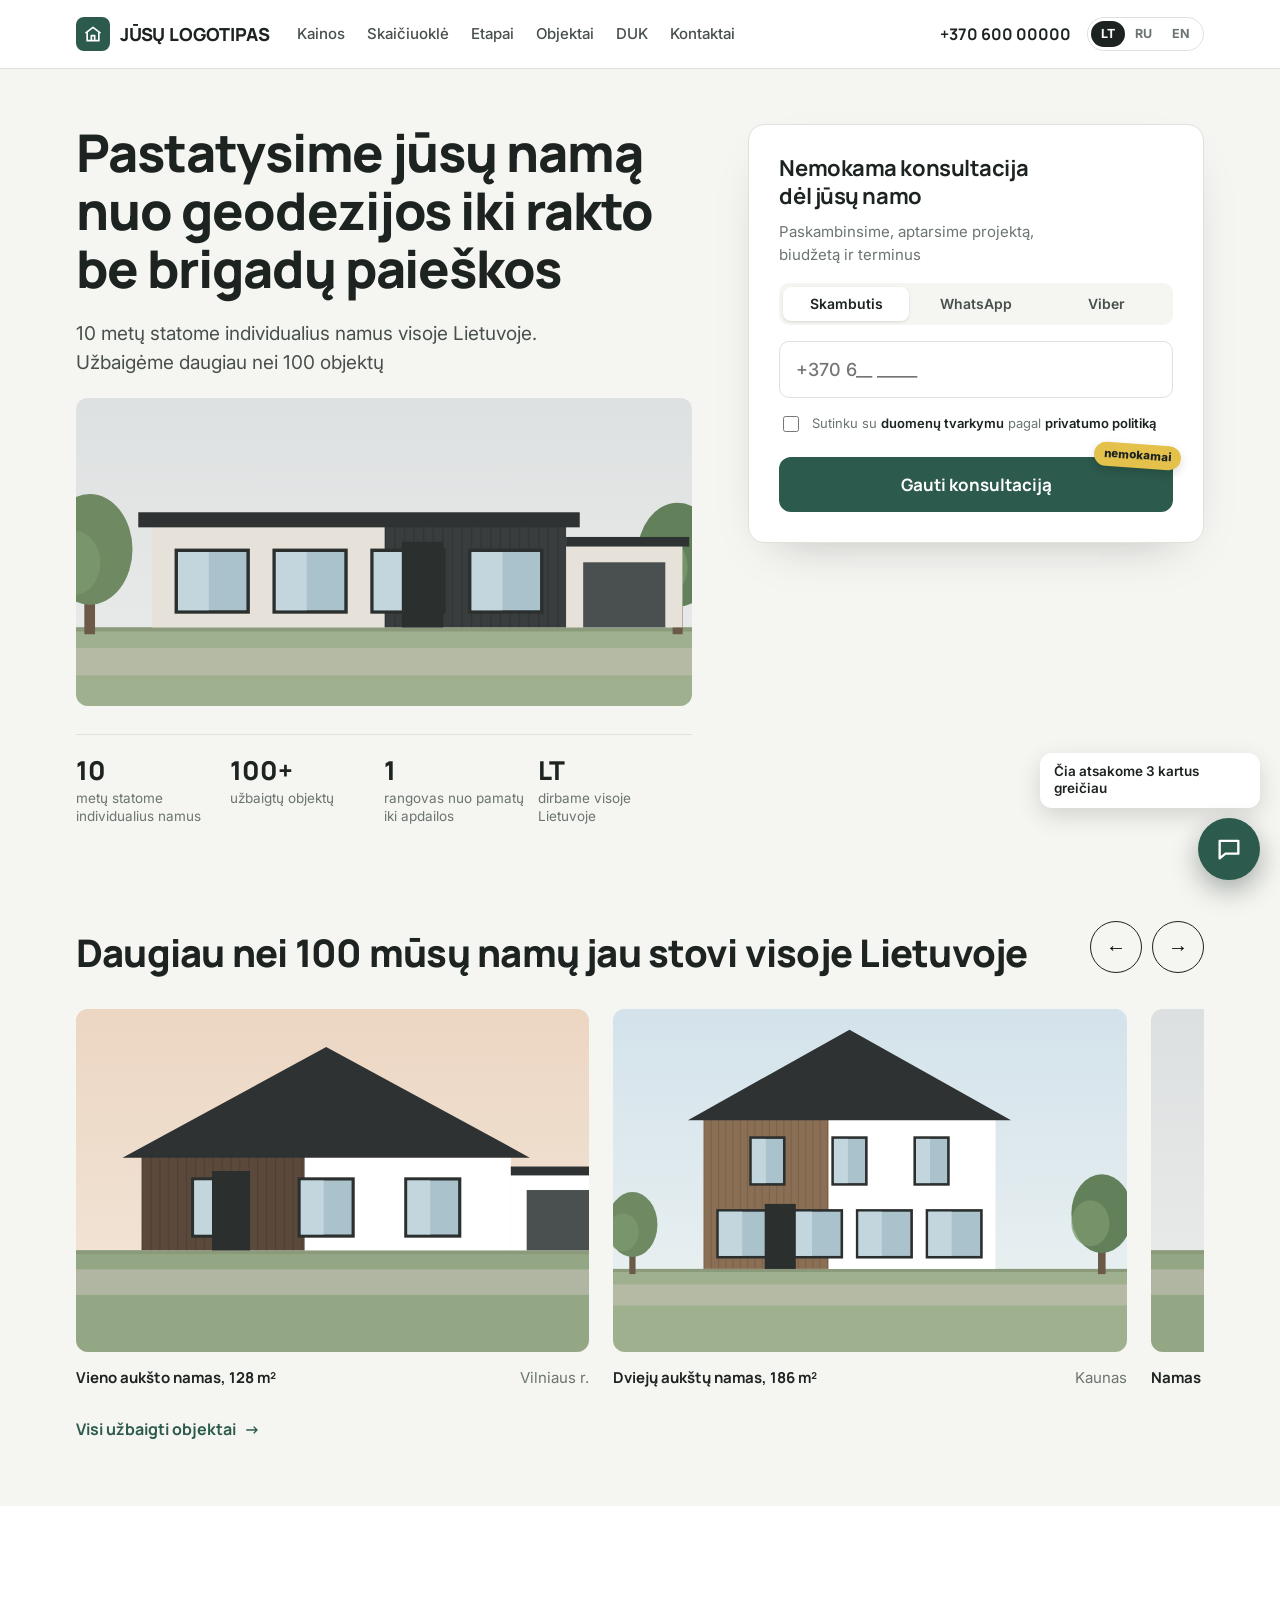
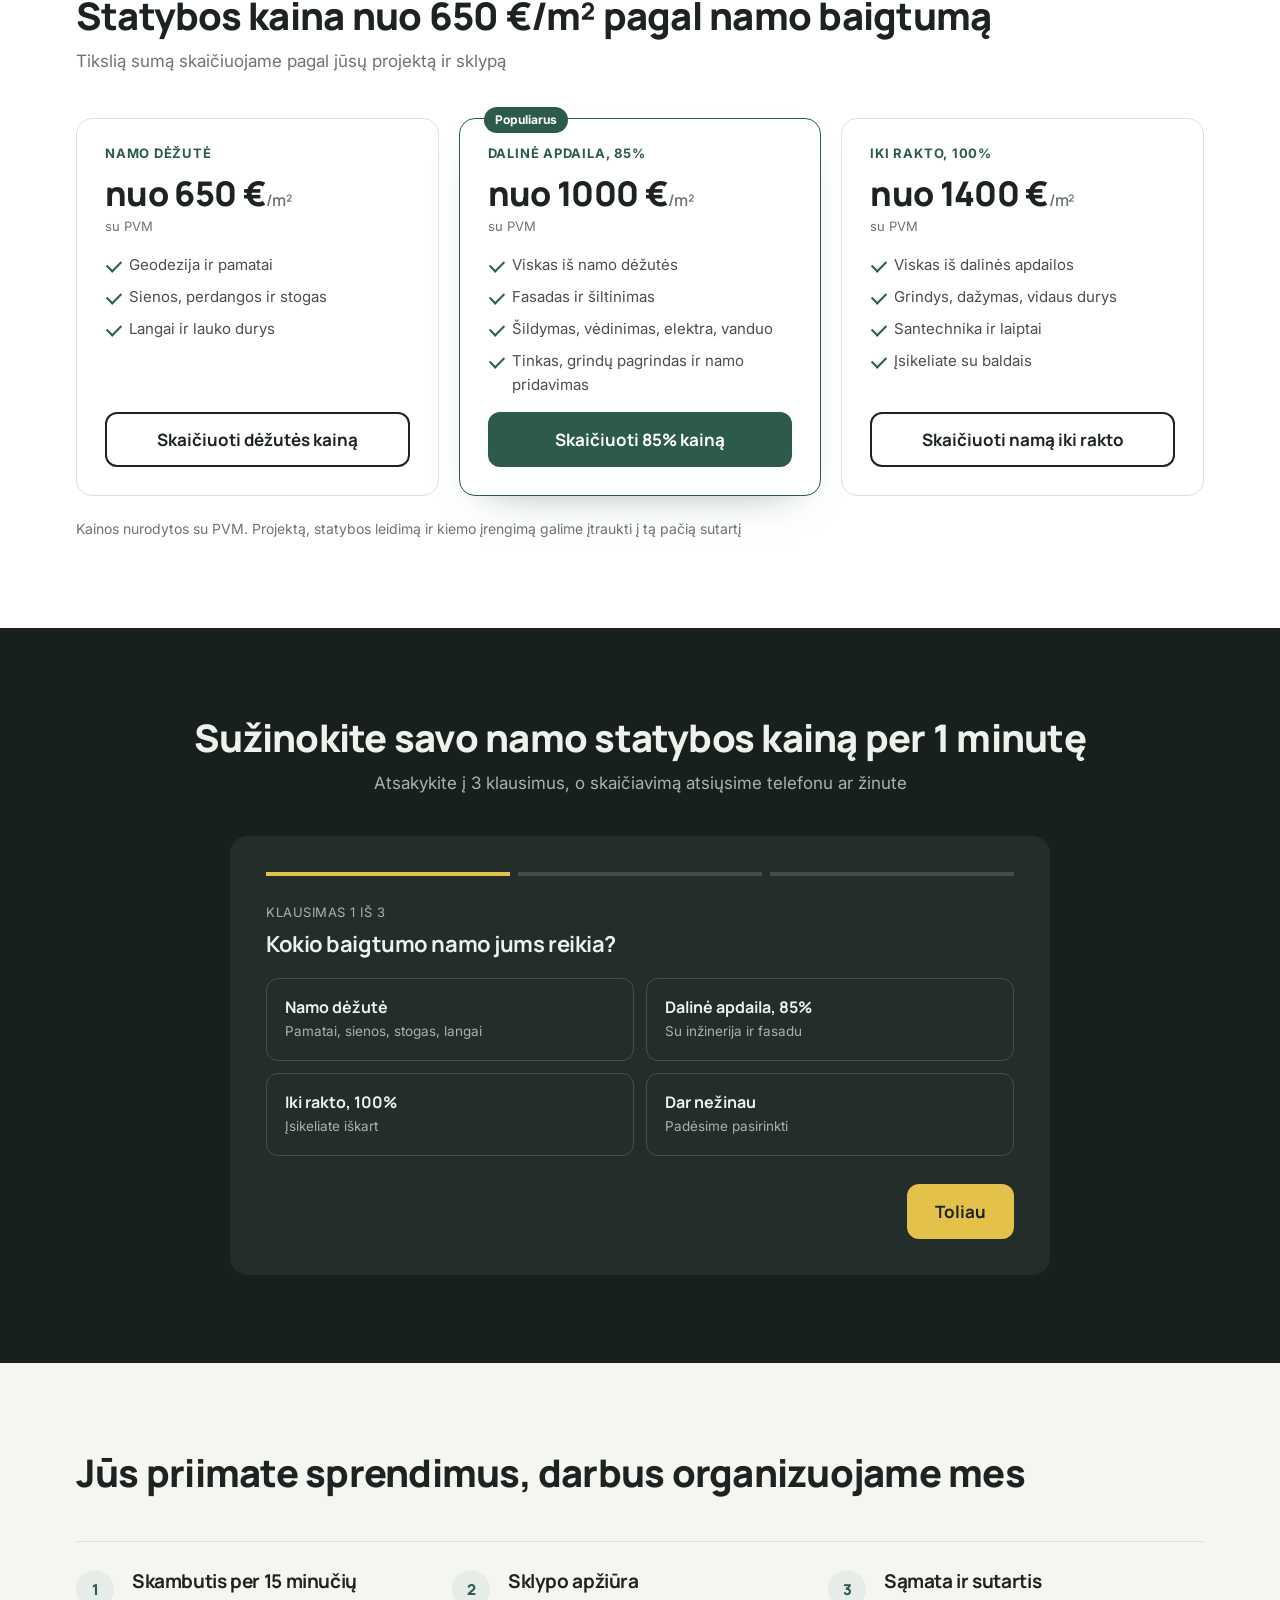
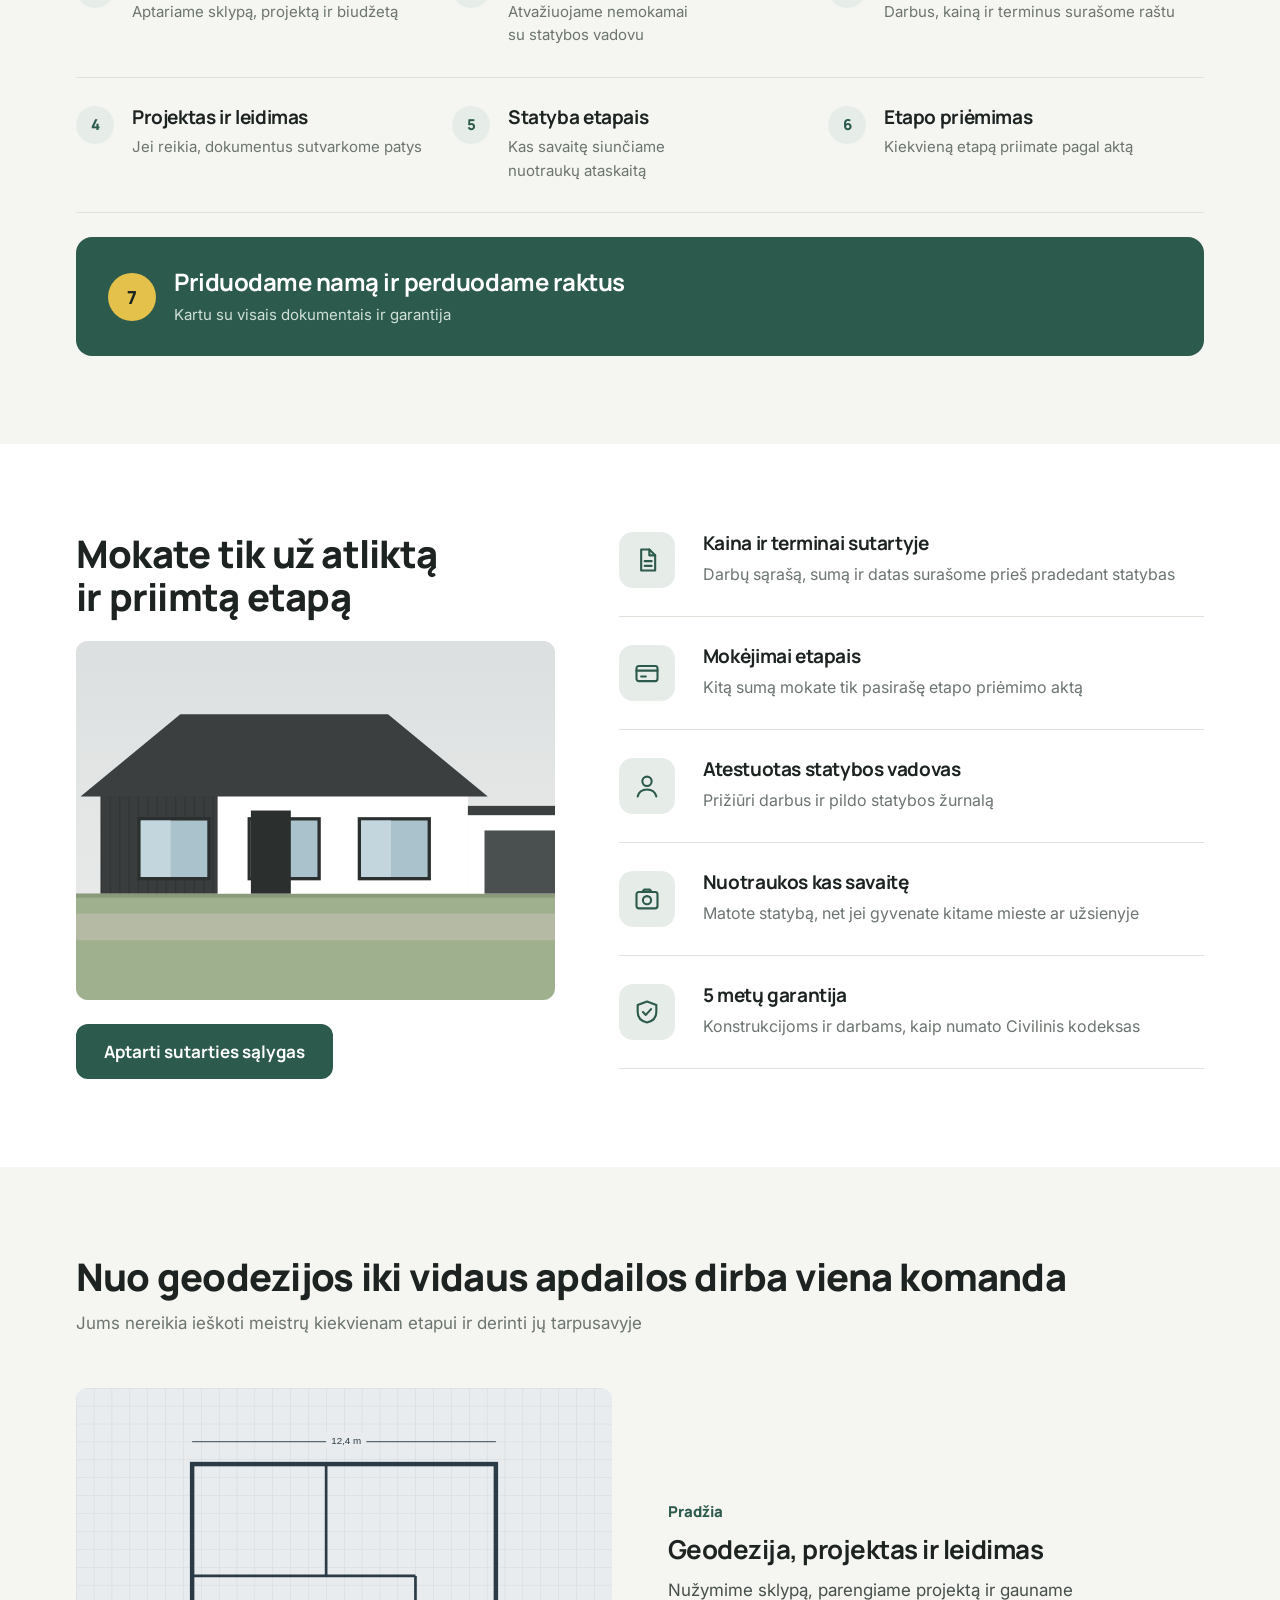
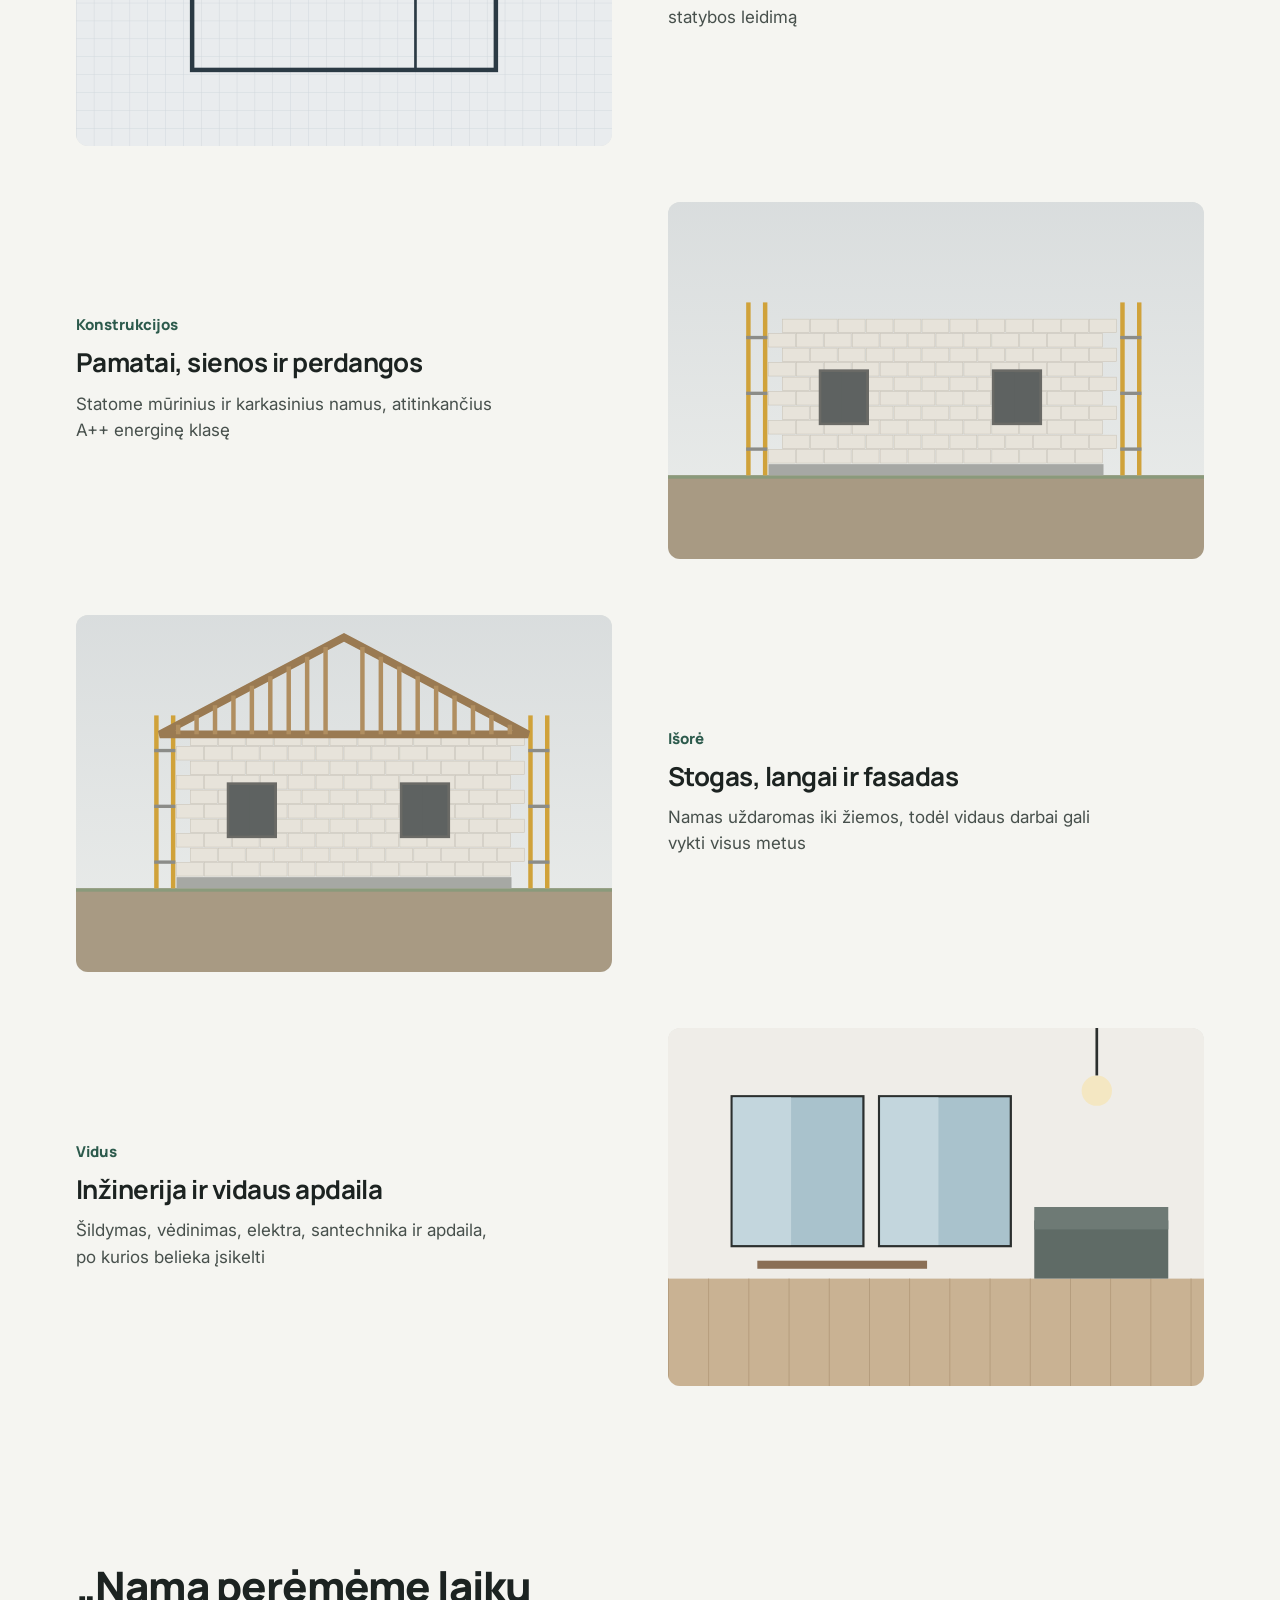
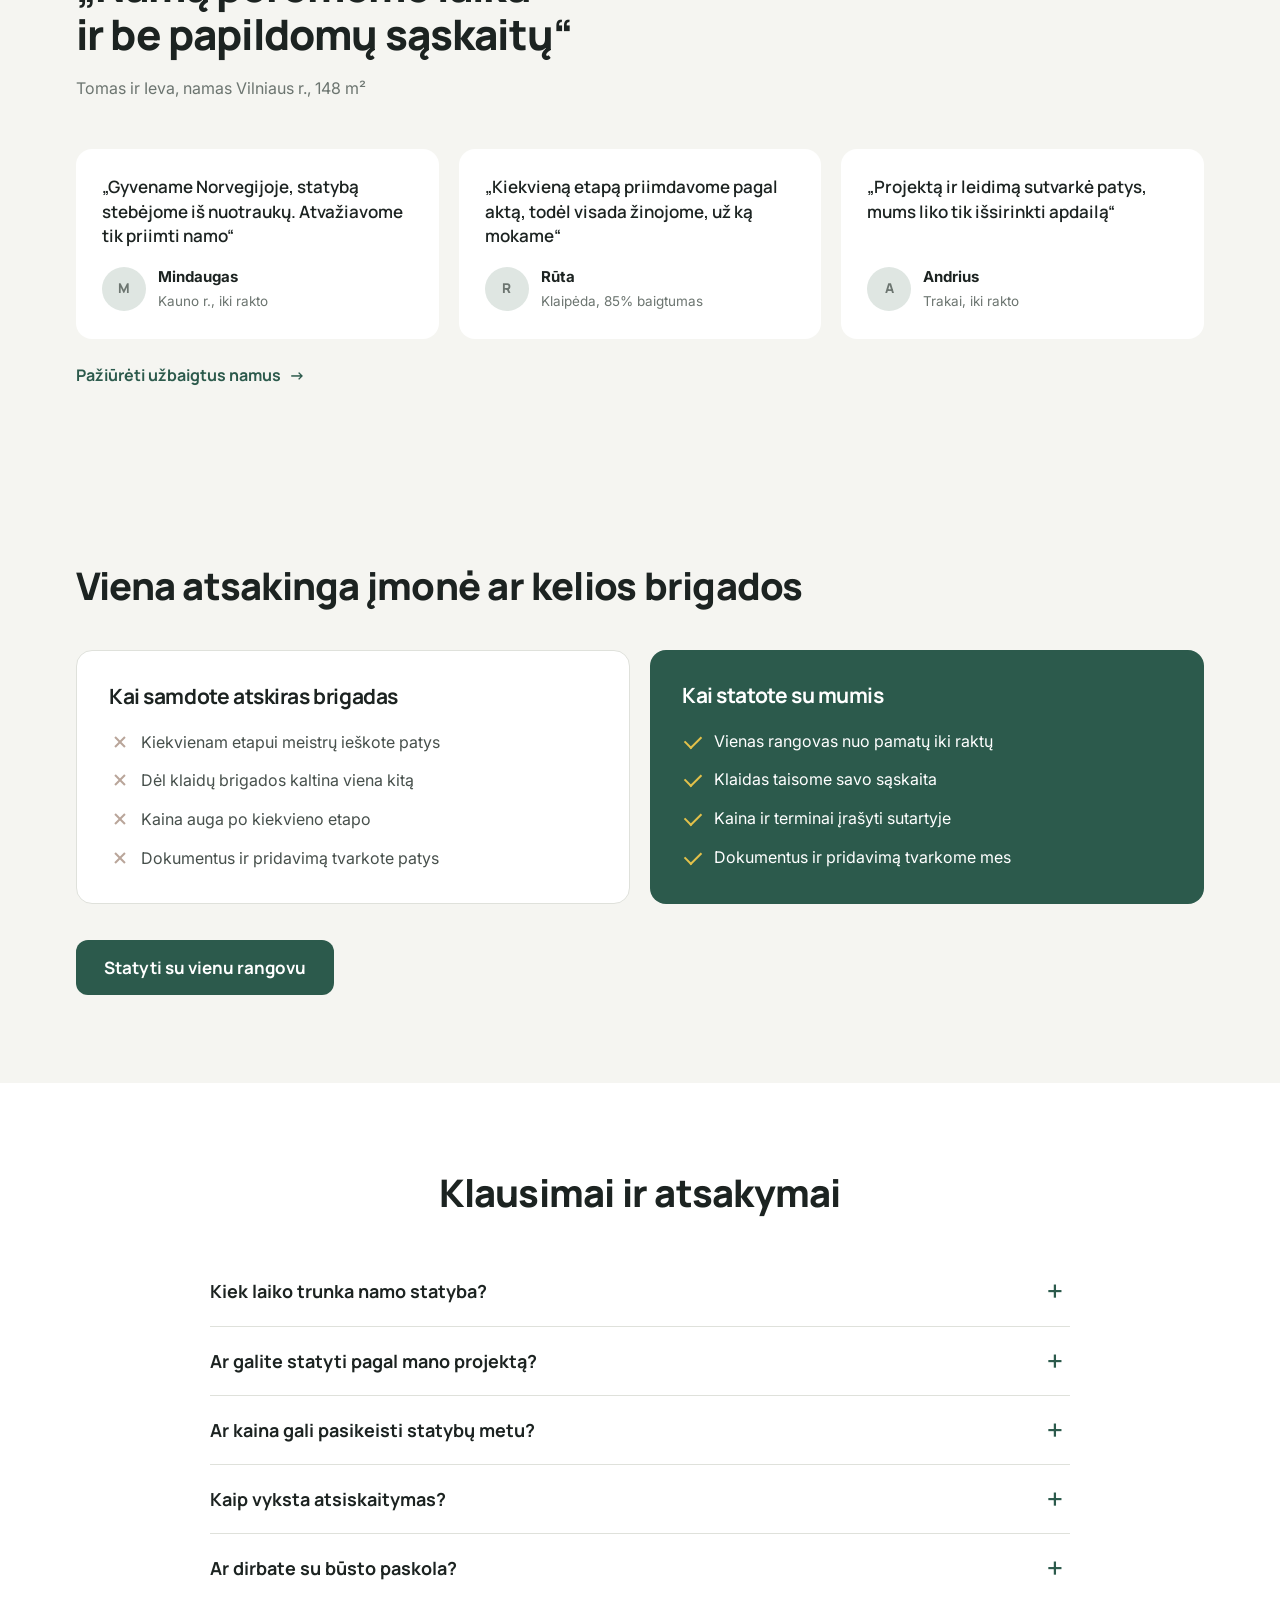
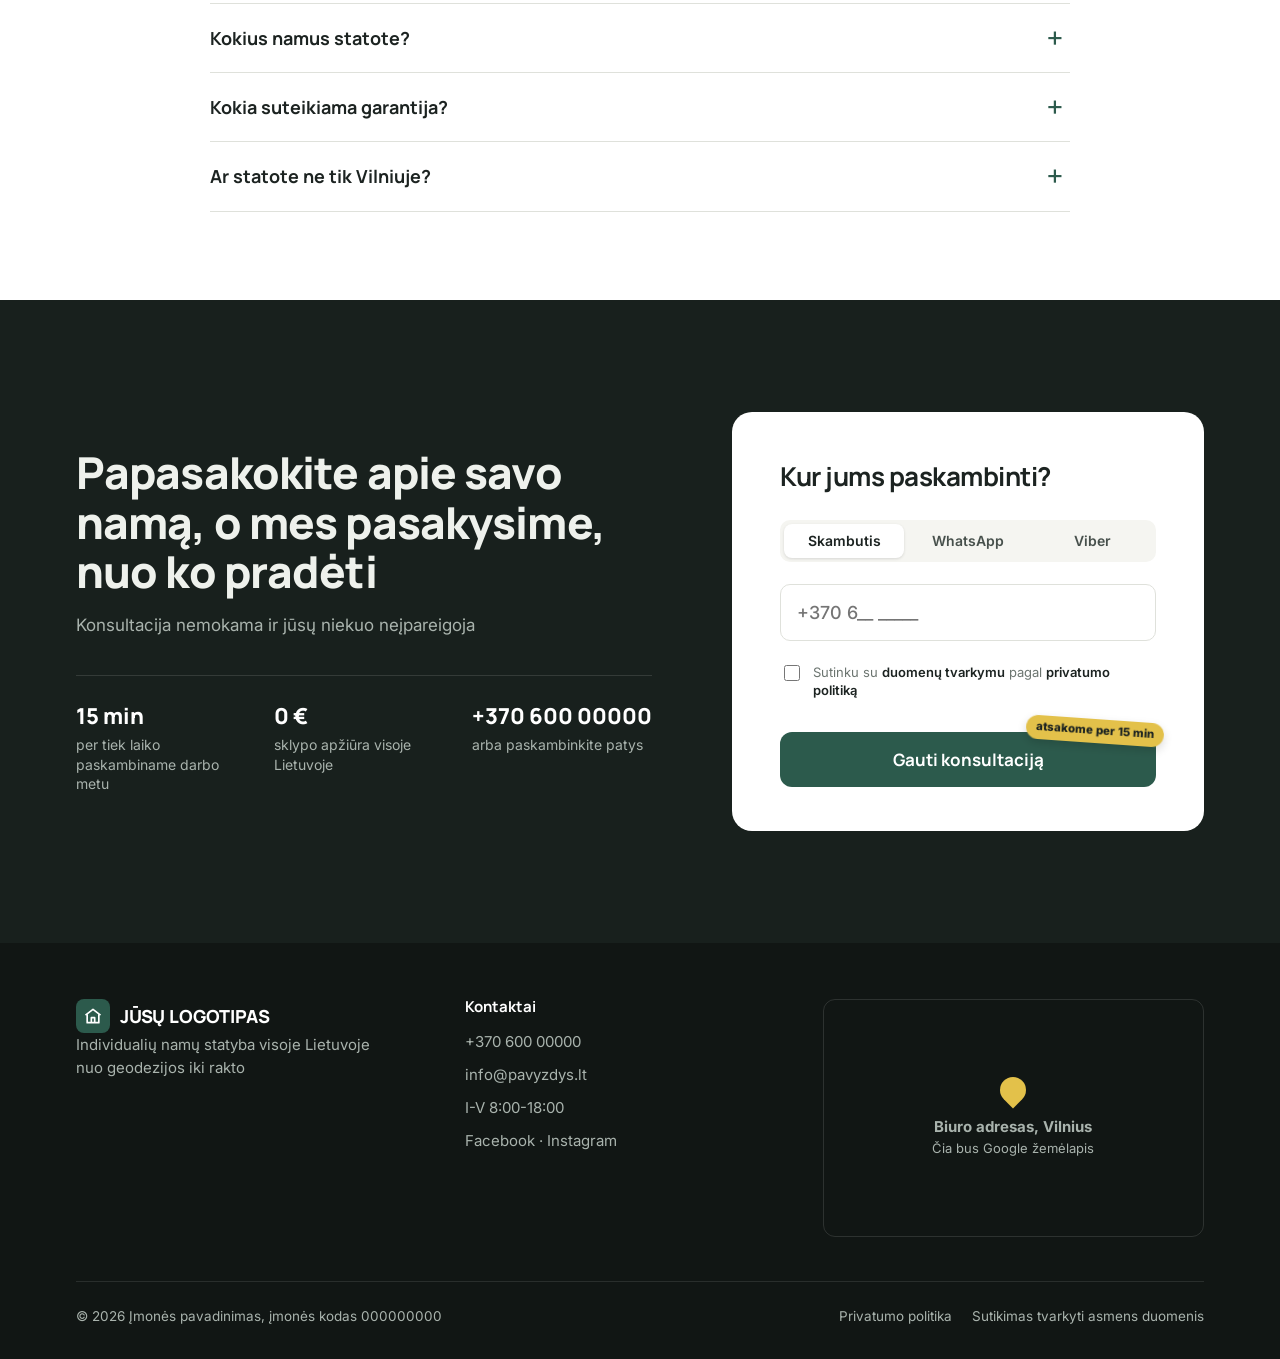
<file: index.html>
<!doctype html>
<html lang="lt">
<head>
<meta charset="utf-8">
<meta name="viewport" content="width=device-width, initial-scale=1, viewport-fit=cover">
<title>Individualių namų statyba</title>
<meta name="description" content="Individualių namų statyba visoje Lietuvoje nuo geodezijos iki rakto. 10 metų patirtis, 100+ užbaigtų objektų">
<!--
  PROTOTIPAS / SVETAINĖS PAGRINDAS
  Visi skaičiai (kainos nuo X €/m², terminai, atsakymo laikas, atsiliepimai, objektų aprašai) yra DEMONSTRACINIAI
  ir turi būti patvirtinti užsakovo. Faktai iš brifo: 10 metų patirtis, 100+ užbaigtų objektų, darbai nuo geodezijos iki vidaus apdailos, visa Lietuva.
  Paveikslėliai img/*.svg yra laikinos iliustracijos, keičiamos tikromis nuotraukomis.
  Kontaktai, nuorodos ir logotipas yra laikini.
-->
<link rel="preconnect" href="https://fonts.googleapis.com">
<link rel="preconnect" href="https://fonts.gstatic.com" crossorigin>
<link rel="stylesheet" href="https://fonts.googleapis.com/css2?family=Inter:wght@400;500;600;700&family=Manrope:wght@600;700;800&display=swap">
<link rel="stylesheet" href="style.css?v=3">

</head>
<body>
<!-- ================= MENIU ================= -->
<header class="nav">
  <div class="wrap">
    <a class="logo" href="#top" aria-label="Logotipas"><i><svg viewBox="0 0 24 24" fill="none" stroke="#fff" stroke-width="2" stroke-linejoin="round"><path d="M3 11 12 4l9 7"/><path d="M5 10v10h14V10"/><path d="M10 20v-6h4v6"/></svg></i><span data-i="logo">JŪSŲ LOGOTIPAS</span></a>
    <nav class="menu">
      <a href="#kainos" data-i="m1">Kainos</a>
      <a href="#skaiciuokle" data-i="m2">Skaičiuoklė</a>
      <a href="#etapai" data-i="m3">Etapai</a>
      <a href="projektai.html" data-i="m4">Objektai</a>
      <a href="#duk" data-i="m5">DUK</a>
      <a href="#kontaktai" data-i="m6">Kontaktai</a>
    </nav>
    <div class="nav-right">
      <a class="phone" href="tel:+37060000000">+370 600 00000</a>
      <div class="langs" role="group" aria-label="Kalba"><button data-l="lt">LT</button><button data-l="ru">RU</button><button data-l="en">EN</button></div>
      <button class="burger" aria-label="Meniu" aria-expanded="false"><span></span><span></span><span></span></button>
    </div>
  </div>
  <div class="mobile-menu">
    <div class="wrap">
      <a href="#kainos" data-i="m1">Kainos</a>
      <a href="#skaiciuokle" data-i="m2">Skaičiuoklė</a>
      <a href="#etapai" data-i="m3">Etapai</a>
      <a href="projektai.html" data-i="m4">Objektai</a>
      <a href="#duk" data-i="m5">DUK</a>
      <a href="#kontaktai" data-i="m6">Kontaktai</a>
      <a href="tel:+37060000000">+370 600 00000</a>
    </div>
  </div>
</header>

<main id="top">
<!-- ================= 1. HERO ================= -->
<section class="hero">
  <div class="wrap hero-grid">
    <div class="hero-text">
      <h1 data-i="h1">Pastatysime jūsų namą nuo geodezijos iki rakto be brigadų paieškos</h1>
      <p class="lead" data-i="h1sub">10 metų statome individualius namus visoje Lietuvoje. Užbaigėme daugiau nei 100 objektų</p>
      <div class="hero-photo"><img src="img/namas-3.svg" alt="Užbaigtas individualus namas"></div>
    </div>
    <div class="hero-anchors">
      <div class="anchor"><b>10</b><span data-i="a1">metų statome individualius namus</span></div>
      <div class="anchor"><b>100+</b><span data-i="a2">užbaigtų objektų</span></div>
      <div class="anchor"><b>1</b><span data-i="a3">rangovas nuo pamatų iki apdailos</span></div>
      <div class="anchor"><b>LT</b><span data-i="a4">dirbame visoje Lietuvoje</span></div>
    </div>
    <form class="form-box lead-form" novalidate>
      <div class="form-body">
        <h3 data-i="f1t">Nemokama konsultacija dėl jūsų namo</h3>
        <p class="muted" data-i="f1s">Paskambinsime, aptarsime projektą, biudžetą ir terminus</p>
        <div class="channels" role="group"><button type="button" class="on" data-i="ch1">Skambutis</button><button type="button">WhatsApp</button><button type="button">Viber</button></div>
        <input id="tel-hero" class="field" type="tel" inputmode="tel" placeholder="+370 6__ _____" aria-label="Telefonas">
        <div class="consent"><input id="c-hero" type="checkbox"><label for="c-hero" data-i="cons">Sutinku su <a href="consent.html">duomenų tvarkymu</a> pagal <a href="policy.html">privatumo politiką</a></label></div>
        <p class="err" data-i="err">Įveskite telefono numerį ir pažymėkite sutikimą</p>
        <button class="btn" type="submit"><span data-i="b1">Gauti konsultaciją</span><span class="btn-badge" data-i="p1">nemokamai</span></button>
      </div>
      <div class="form-ok"><b data-i="ok1">Ačiū, užklausa gauta</b><p data-i="ok2">Paskambinsime per 15 minučių darbo metu</p></div>
    </form>
  </div>
</section>

<!-- ================= 2. GALERIJA ================= -->
<section class="tight" style="padding-top:24px">
  <div class="wrap">
    <div class="head-row">
      <div>
        <h2 data-i="g1">Daugiau nei 100 mūsų namų jau stovi visoje Lietuvoje</h2>
      </div>
      <div class="slider-nav"><button type="button" data-dir="-1" aria-label="Atgal">←</button><button type="button" data-dir="1" aria-label="Pirmyn">→</button></div>
    </div>
    <div class="track" id="track">
      <div class="slide"><figure><img src="img/namas-1.svg" alt=""></figure><figcaption><b data-i="gs1">Vieno aukšto namas, 128 m²</b><span data-i="gl1">Vilniaus r.</span></figcaption></div>
      <div class="slide"><figure><img src="img/namas-6.svg" alt=""></figure><figcaption><b data-i="gs2">Dviejų aukštų namas, 186 m²</b><span data-i="gl2">Kaunas</span></figcaption></div>
      <div class="slide"><figure><img src="img/namas-2.svg" alt=""></figure><figcaption><b data-i="gs3">Namas su garažu, 154 m²</b><span data-i="gl3">Klaipėdos r.</span></figcaption></div>
      <div class="slide"><figure><img src="img/namas-7.svg" alt=""></figure><figcaption><b data-i="gs4">Dviejų aukštų namas, 210 m²</b><span data-i="gl4">Trakai</span></figcaption></div>
      <div class="slide"><figure><img src="img/namas-4.svg" alt=""></figure><figcaption><b data-i="gs5">Vieno aukšto namas, 96 m²</b><span data-i="gl5">Šiauliai</span></figcaption></div>
    </div>
    <a class="link-more" href="projektai.html"><span data-i="gmore">Visi užbaigti objektai</span> →</a>
  </div>
</section>

<!-- ================= 3. KAINOS ================= -->
<section class="prices" id="kainos">
  <div class="wrap">
    <h2 data-i="pr1">Statybos kaina nuo 650 €/m² pagal namo baigtumą</h2>
    <p class="sub" data-i="pr2">Tikslią sumą skaičiuojame pagal jūsų projektą ir sklypą</p>
    <div class="plans">
      <div class="plan">
        <span class="pct" data-i="pl1p">Namo dėžutė</span>
        <div class="price"><span data-i="from">nuo</span> 650 €<small>/m²</small></div>
        <span class="vat" data-i="vat">su PVM</span>
        <ul>
          <li data-i="pl1a">Geodezija ir pamatai</li>
          <li data-i="pl1b">Sienos, perdangos ir stogas</li>
          <li data-i="pl1c">Langai ir lauko durys</li>
        </ul>
        <a class="btn ghost" href="#skaiciuokle" data-plan="box"><span data-i="pl1btn">Skaičiuoti dėžutės kainą</span></a>
      </div>
      <div class="plan pop">
        <span class="tag" data-i="poptag">Populiarus</span>
        <span class="pct" data-i="pl2p">Dalinė apdaila, 85%</span>
        <div class="price"><span data-i="from">nuo</span> 1000 €<small>/m²</small></div>
        <span class="vat" data-i="vat">su PVM</span>
        <ul>
          <li data-i="pl2a">Viskas iš namo dėžutės</li>
          <li data-i="pl2b">Fasadas ir šiltinimas</li>
          <li data-i="pl2c">Šildymas, vėdinimas, elektra, vanduo</li>
          <li data-i="pl2d">Tinkas, grindų pagrindas ir namo pridavimas</li>
        </ul>
        <a class="btn" href="#skaiciuokle" data-plan="85"><span data-i="pl2btn">Skaičiuoti 85% kainą</span></a>
      </div>
      <div class="plan">
        <span class="pct" data-i="pl3p">Iki rakto, 100%</span>
        <div class="price"><span data-i="from">nuo</span> 1400 €<small>/m²</small></div>
        <span class="vat" data-i="vat">su PVM</span>
        <ul>
          <li data-i="pl3a">Viskas iš dalinės apdailos</li>
          <li data-i="pl3b">Grindys, dažymas, vidaus durys</li>
          <li data-i="pl3c">Santechnika ir laiptai</li>
          <li data-i="pl3d">Įsikeliate su baldais</li>
        </ul>
        <a class="btn ghost" href="#skaiciuokle" data-plan="100"><span data-i="pl3btn">Skaičiuoti namą iki rakto</span></a>
      </div>
    </div>
    <p class="note" data-i="prnote">Kainos nurodytos su PVM. Projektą, statybos leidimą ir kiemo įrengimą galime įtraukti į tą pačią sutartį</p>
  </div>
</section>

<!-- ================= 4. SKAIČIUOKLĖ (KVIZAS) ================= -->
<section class="quiz center" id="skaiciuokle">
  <div class="wrap">
    <h2 data-i="q1">Sužinokite savo namo statybos kainą per 1 minutę</h2>
    <p class="sub" data-i="q2">Atsakykite į 3 klausimus, o skaičiavimą atsiųsime telefonu ar žinute</p>
    <div class="quiz-box" id="quizBox">
      <div class="q-body">
        <div class="progress"><i class="on"></i><i></i><i></i></div>
        <!-- 1 -->
        <div class="q-step on" data-step="1">
          <div class="q-count" data-i="qs1c">Klausimas 1 iš 3</div>
          <h3 data-i="qs1">Kokio baigtumo namo jums reikia?</h3>
          <div class="opts">
            <div class="opt"><input type="radio" name="q1" id="q1a" value="box"><label for="q1a"><b data-i="o1a">Namo dėžutė</b><span data-i="o1as">Pamatai, sienos, stogas, langai</span></label></div>
            <div class="opt"><input type="radio" name="q1" id="q1b" value="85"><label for="q1b"><b data-i="o1b">Dalinė apdaila, 85%</b><span data-i="o1bs">Su inžinerija ir fasadu</span></label></div>
            <div class="opt"><input type="radio" name="q1" id="q1c" value="100"><label for="q1c"><b data-i="o1c">Iki rakto, 100%</b><span data-i="o1cs">Įsikeliate iškart</span></label></div>
            <div class="opt"><input type="radio" name="q1" id="q1d" value="unk"><label for="q1d"><b data-i="o1d">Dar nežinau</b><span data-i="o1ds">Padėsime pasirinkti</span></label></div>
          </div>
        </div>
        <!-- 2 -->
        <div class="q-step" data-step="2">
          <div class="q-count" data-i="qs2c">Klausimas 2 iš 3</div>
          <h3 data-i="qs2">Koks namo plotas ir ar turite projektą?</h3>
          <div class="area">
            <div class="area-val"><span id="areaOut">140</span> <small>m²</small></div>
            <input type="range" id="area" min="60" max="300" step="5" value="140" aria-label="Plotas">
            <div class="range-legend"><span>60 m²</span><span>300 m²</span></div>
          </div>
          <span class="q-label" data-i="qproj">Projektas</span>
          <div class="opts three">
            <div class="opt"><input type="radio" name="q2" id="q2a" value="yes"><label for="q2a"><b data-i="o2a">Turiu projektą</b></label></div>
            <div class="opt"><input type="radio" name="q2" id="q2b" value="need"><label for="q2b"><b data-i="o2b">Reikia projekto</b></label></div>
            <div class="opt"><input type="radio" name="q2" id="q2c" value="idea"><label for="q2c"><b data-i="o2c">Turiu tik idėją</b></label></div>
          </div>
        </div>
        <!-- 3 -->
        <div class="q-step" data-step="3">
          <div class="q-count" data-i="qs3c">Klausimas 3 iš 3</div>
          <h3 data-i="qs3">Kur atsiųsti jūsų namo skaičiavimą?</h3>
          <div class="q-final" id="qFinal">
            <div class="channels" role="group"><button type="button" class="on" data-i="ch1">Skambutis</button><button type="button">WhatsApp</button><button type="button">Viber</button></div>
            <input id="tel-quiz" class="field" type="tel" inputmode="tel" placeholder="+370 6__ _____" aria-label="Telefonas">
            <p class="q-hint" data-i="qhint">Skaičiavimą parengiame per 1 darbo dieną</p>
          </div>
          <div class="consent"><input id="c-quiz" type="checkbox"><label for="c-quiz" data-i="cons">Sutinku su <a href="consent.html">duomenų tvarkymu</a> pagal <a href="policy.html">privatumo politiką</a></label></div>
          <p class="err" data-i="err" style="margin-top:10px">Įveskite telefono numerį ir pažymėkite sutikimą</p>
        </div>
        <div class="q-nav">
          <button type="button" class="q-back" id="qBack" hidden><span data-i="qback">← Atgal</span></button>
          <span></span>
          <button type="button" class="btn light" id="qNext"><span id="qNextTxt" data-i="qnext">Toliau</span><span class="btn-badge" id="qBadge" hidden data-i="p2">be įsipareigojimų</span></button>
        </div>
      </div>
      <div class="q-done"><b data-i="qd1">Ačiū, skaičiavimą jau ruošiame</b><p data-i="qd2">Paskambinsime per 15 minučių darbo metu ir patikslinsime detales</p></div>
    </div>
  </div>
</section>

<!-- ================= 5. ETAPAI ================= -->
<section id="etapai">
  <div class="wrap">
    <h2 data-i="st1">Jūs priimate sprendimus, darbus organizuojame mes</h2>
    <div class="steps">
      <div class="step"><span class="n">1</span><div><h3 data-i="s1t">Skambutis per 15 minučių</h3><p data-i="s1p">Aptariame sklypą, projektą ir biudžetą</p></div></div>
      <div class="step"><span class="n">2</span><div><h3 data-i="s2t">Sklypo apžiūra</h3><p data-i="s2p">Atvažiuojame nemokamai su statybos vadovu</p></div></div>
      <div class="step"><span class="n">3</span><div><h3 data-i="s3t">Sąmata ir sutartis</h3><p data-i="s3p">Darbus, kainą ir terminus surašome raštu</p></div></div>
      <div class="step"><span class="n">4</span><div><h3 data-i="s4t">Projektas ir leidimas</h3><p data-i="s4p">Jei reikia, dokumentus sutvarkome patys</p></div></div>
      <div class="step"><span class="n">5</span><div><h3 data-i="s5t">Statyba etapais</h3><p data-i="s5p">Kas savaitę siunčiame nuotraukų ataskaitą</p></div></div>
      <div class="step"><span class="n">6</span><div><h3 data-i="s6t">Etapo priėmimas</h3><p data-i="s6p">Kiekvieną etapą priimate pagal aktą</p></div></div>
      <div class="step last"><span class="n">7</span><div><h3 data-i="s7t">Priduodame namą ir perduodame raktus</h3><p data-i="s7p">Kartu su visais dokumentais ir garantija</p></div></div>
    </div>
  </div>
</section>

<!-- ================= 6. APSAUGA NUO RIZIKOS ================= -->
<section class="trust">
  <div class="wrap trust-grid">
    <div class="trust-side">
      <h2 data-i="tr1">Mokate tik už atliktą ir priimtą etapą</h2>
      <figure><img src="img/namas-9.svg" alt=""></figure>
      <div><a class="btn" href="#kontaktai"><span data-i="tr2">Aptarti sutarties sąlygas</span></a></div>
    </div>
    <div class="facts">
      <div class="fact"><span class="ic"><svg viewBox="0 0 24 24"><path d="M7 3h7l5 5v13H7z"/><path d="M14 3v5h5"/><path d="M10 13h6M10 17h6"/></svg></span><div><h3 data-i="f1h">Kaina ir terminai sutartyje</h3><p data-i="f1p">Darbų sąrašą, sumą ir datas surašome prieš pradedant statybas</p></div></div>
      <div class="fact"><span class="ic"><svg viewBox="0 0 24 24"><rect x="3" y="6" width="18" height="13" rx="2"/><path d="M3 10h18M7 15h4"/></svg></span><div><h3 data-i="f2h">Mokėjimai etapais</h3><p data-i="f2p">Kitą sumą mokate tik pasirašę etapo priėmimo aktą</p></div></div>
      <div class="fact"><span class="ic"><svg viewBox="0 0 24 24"><circle cx="12" cy="8" r="4"/><path d="M4 21c1-4 4-6 8-6s7 2 8 6"/></svg></span><div><h3 data-i="f3h">Atestuotas statybos vadovas</h3><p data-i="f3p">Prižiūri darbus ir pildo statybos žurnalą</p></div></div>
      <div class="fact"><span class="ic"><svg viewBox="0 0 24 24"><rect x="3" y="6" width="18" height="14" rx="2"/><circle cx="12" cy="13" r="3.5"/><path d="M8 6l1.5-2h5L16 6"/></svg></span><div><h3 data-i="f4h">Nuotraukos kas savaitę</h3><p data-i="f4p">Matote statybą, net jei gyvenate kitame mieste ar užsienyje</p></div></div>
      <div class="fact"><span class="ic"><svg viewBox="0 0 24 24"><path d="M12 3l8 3v6c0 5-3.5 8-8 9-4.5-1-8-4-8-9V6z"/><path d="M8.5 12l2.5 2.5 4.5-5"/></svg></span><div><h3 data-i="f5h">5 metų garantija</h3><p data-i="f5p">Konstrukcijoms ir darbams, kaip numato Civilinis kodeksas</p></div></div>
    </div>
  </div>
</section>

<!-- ================= 7. DARBŲ APIMTIS ================= -->
<section>
  <div class="wrap">
    <h2 data-i="sc1">Nuo geodezijos iki vidaus apdailos dirba viena komanda</h2>
    <p class="sub" data-i="sc2">Jums nereikia ieškoti meistrų kiekvienam etapui ir derinti jų tarpusavyje</p>
    <div class="scope-list">
      <div class="scope-item"><figure><img src="img/etapas-planas.svg" alt=""></figure><div><span class="k" data-i="sk1k">Pradžia</span><h3 data-i="sk1h">Geodezija, projektas ir leidimas</h3><p data-i="sk1p">Nužymime sklypą, parengiame projektą ir gauname statybos leidimą</p></div></div>
      <div class="scope-item"><figure><img src="img/etapas-sienos.svg" alt=""></figure><div><span class="k" data-i="sk2k">Konstrukcijos</span><h3 data-i="sk2h">Pamatai, sienos ir perdangos</h3><p data-i="sk2p">Statome mūrinius ir karkasinius namus, atitinkančius A++ energinę klasę</p></div></div>
      <div class="scope-item"><figure><img src="img/etapas-stogas.svg" alt=""></figure><div><span class="k" data-i="sk3k">Išorė</span><h3 data-i="sk3h">Stogas, langai ir fasadas</h3><p data-i="sk3p">Namas uždaromas iki žiemos, todėl vidaus darbai gali vykti visus metus</p></div></div>
      <div class="scope-item"><figure><img src="img/etapas-vidus.svg" alt=""></figure><div><span class="k" data-i="sk4k">Vidus</span><h3 data-i="sk4h">Inžinerija ir vidaus apdaila</h3><p data-i="sk4p">Šildymas, vėdinimas, elektra, santechnika ir apdaila, po kurios belieka įsikelti</p></div></div>
    </div>
  </div>
</section>

<!-- ================= 8. ATSILIEPIMAI ================= -->
<section class="reviews">
  <div class="wrap">
    <p class="big-quote" data-i="rv1">„Namą perėmėme laiku ir be papildomų sąskaitų“</p>
    <p class="big-quote-by" data-i="rv1by">Tomas ir Ieva, namas Vilniaus r., 148 m²</p>
    <div class="rev-grid">
      <div class="rev"><q data-i="r1">Gyvename Norvegijoje, statybą stebėjome iš nuotraukų. Atvažiavome tik priimti namo</q><div class="who"><span class="ava">M</span><div><b>Mindaugas</b><span data-i="r1w">Kauno r., iki rakto</span></div></div></div>
      <div class="rev"><q data-i="r2">Kiekvieną etapą priimdavome pagal aktą, todėl visada žinojome, už ką mokame</q><div class="who"><span class="ava">R</span><div><b>Rūta</b><span data-i="r2w">Klaipėda, 85% baigtumas</span></div></div></div>
      <div class="rev"><q data-i="r3">Projektą ir leidimą sutvarkė patys, mums liko tik išsirinkti apdailą</q><div class="who"><span class="ava">A</span><div><b>Andrius</b><span data-i="r3w">Trakai, iki rakto</span></div></div></div>
    </div>
    <a class="link-more" href="projektai.html"><span data-i="rvmore">Pažiūrėti užbaigtus namus</span> →</a>
  </div>
</section>

<!-- ================= 9. PALYGINIMAS ================= -->
<section>
  <div class="wrap">
    <h2 data-i="cp1">Viena atsakinga įmonė ar kelios brigados</h2>
    <div class="compare">
      <div class="col them">
        <h3 data-i="cpt">Kai samdote atskiras brigadas</h3>
        <ul>
          <li data-i="cpt1">Kiekvienam etapui meistrų ieškote patys</li>
          <li data-i="cpt2">Dėl klaidų brigados kaltina viena kitą</li>
          <li data-i="cpt3">Kaina auga po kiekvieno etapo</li>
          <li data-i="cpt4">Dokumentus ir pridavimą tvarkote patys</li>
        </ul>
      </div>
      <div class="col us">
        <h3 data-i="cpu">Kai statote su mumis</h3>
        <ul>
          <li data-i="cpu1">Vienas rangovas nuo pamatų iki raktų</li>
          <li data-i="cpu2">Klaidas taisome savo sąskaita</li>
          <li data-i="cpu3">Kaina ir terminai įrašyti sutartyje</li>
          <li data-i="cpu4">Dokumentus ir pridavimą tvarkome mes</li>
        </ul>
      </div>
    </div>
    <div class="cta-row"><a class="btn" href="#skaiciuokle"><span data-i="cpbtn">Statyti su vienu rangovu</span></a></div>
  </div>
</section>

<!-- ================= 10. DUK ================= -->
<section class="faq center" id="duk">
  <div class="wrap">
    <h2 data-i="fq">Klausimai ir atsakymai</h2>
    <div class="faq-list">
      <details><summary data-i="fq1">Kiek laiko trunka namo statyba?</summary><p data-i="fa1">Namo dėžutę pastatome per 3-4 mėnesius, namą iki rakto per 8-12 mėnesių. Terminas priklauso nuo ploto ir sezono</p></details>
      <details><summary data-i="fq2">Ar galite statyti pagal mano projektą?</summary><p data-i="fa2">Taip. Jei projekto dar nėra, padėsime jį parengti ir gauti statybos leidimą</p></details>
      <details><summary data-i="fq3">Ar kaina gali pasikeisti statybų metu?</summary><p data-i="fa3">Kaina ir darbų sąrašas įrašomi į sutartį. Ji keičiasi tik tada, kai jūs nusprendžiate pakeisti sprendimus</p></details>
      <details><summary data-i="fq4">Kaip vyksta atsiskaitymas?</summary><p data-i="fa4">Mokate etapais, po kiekvieno priimto etapo. Avanso dydį aptariame prieš pasirašant sutartį</p></details>
      <details><summary data-i="fq5">Ar dirbate su būsto paskola?</summary><p data-i="fa5">Taip. Parengiame sąmatą ir dokumentus, kurių reikia bankui</p></details>
      <details><summary data-i="fq6">Kokius namus statote?</summary><p data-i="fa6">Mūrinius ir karkasinius, vieno ir dviejų aukštų, nuo 60 iki 300 m²</p></details>
      <details><summary data-i="fq7">Kokia suteikiama garantija?</summary><p data-i="fa7">5 metai konstrukcijoms ir darbams, kaip numato Civilinis kodeksas</p></details>
      <details><summary data-i="fq8">Ar statote ne tik Vilniuje?</summary><p data-i="fa8">Dirbame visoje Lietuvoje. Pirmas susitikimas ir sklypo apžiūra nemokami</p></details>
    </div>
  </div>
</section>

<!-- ================= 11. FINALINIS KVIETIMAS ================= -->
<section class="final" id="kontaktai">
  <div class="wrap final-grid">
    <div class="final-text">
      <h2 data-i="fn1">Papasakokite apie savo namą, o mes pasakysime, nuo ko pradėti</h2>
      <p class="sub" data-i="fn2">Konsultacija nemokama ir jūsų niekuo neįpareigoja</p>
      <ul class="final-points">
        <li><b data-i="fp1b">15 min</b><span data-i="fp1">per tiek laiko paskambiname darbo metu</span></li>
        <li><b data-i="fp2b">0 €</b><span data-i="fp2">sklypo apžiūra visoje Lietuvoje</span></li>
        <li><b><a href="tel:+37060000000">+370 600 00000</a></b><span data-i="fp3">arba paskambinkite patys</span></li>
      </ul>
    </div>
    <form class="form-box lead-form" novalidate>
      <div class="form-body">
        <h3 data-i="fnf">Kur jums paskambinti?</h3>
        <div class="channels" role="group"><button type="button" class="on" data-i="ch1">Skambutis</button><button type="button">WhatsApp</button><button type="button">Viber</button></div>
        <input id="tel-final" class="field" type="tel" inputmode="tel" placeholder="+370 6__ _____" aria-label="Telefonas">
        <div class="consent"><input id="c-final" type="checkbox"><label for="c-final" data-i="cons">Sutinku su <a href="consent.html">duomenų tvarkymu</a> pagal <a href="policy.html">privatumo politiką</a></label></div>
        <p class="err" data-i="err">Įveskite telefono numerį ir pažymėkite sutikimą</p>
        <button class="btn" type="submit"><span data-i="b1">Gauti konsultaciją</span><span class="btn-badge" data-i="p3">atsakome per 15 min</span></button>
      </div>
      <div class="form-ok"><b data-i="ok1">Ačiū, užklausa gauta</b><p data-i="ok2">Paskambinsime per 15 minučių darbo metu</p></div>
    </form>
  </div>
</section>
</main>

<!-- ================= PODVALAS ================= -->
<footer>
  <div class="wrap">
    <div class="foot-grid">
      <div>
        <a class="logo" href="#top"><i><svg viewBox="0 0 24 24" fill="none" stroke="#fff" stroke-width="2" stroke-linejoin="round"><path d="M3 11 12 4l9 7"/><path d="M5 10v10h14V10"/><path d="M10 20v-6h4v6"/></svg></i><span data-i="logo">JŪSŲ LOGOTIPAS</span></a>
        <p data-i="ft1">Individualių namų statyba visoje Lietuvoje nuo geodezijos iki rakto</p>
      </div>
      <div>
        <h4 data-i="ft2">Kontaktai</h4>
        <ul>
          <li><a href="tel:+37060000000">+370 600 00000</a></li>
          <li><a href="mailto:info@pavyzdys.lt">info@pavyzdys.lt</a></li>
          <li data-i="ft3">I-V 8:00-18:00</li>
          <li><a href="#" data-i="ft4">Facebook</a> · <a href="#">Instagram</a></li>
        </ul>
      </div>
      <div class="map"><div><div class="pin"></div><b data-i="ft5">Biuro adresas, Vilnius</b><small data-i="ft6">Čia bus Google žemėlapis</small></div></div>
    </div>
    <div class="foot-bottom">
      <span data-i="ft7">© 2026 Įmonės pavadinimas, įmonės kodas 000000000</span>
      <nav><a href="policy.html" data-i="ft8">Privatumo politika</a><a href="consent.html" data-i="ft9">Sutikimas tvarkyti asmens duomenis</a></nav>
    </div>
  </div>
</footer>

<!-- ================= RYŠIO VALDIKLIS ================= -->
<div class="fab">
  <div class="fab-list">
    <a href="#"><i style="background:#25d366"></i>WhatsApp</a>
    <a href="#"><i style="background:#7360f2"></i>Viber</a>
    <a href="#"><i style="background:#229ed9"></i>Telegram</a>
    <a href="tel:+37060000000"><i style="background:var(--accent)"></i><span data-i="fabcall">Paskambinti</span></a>
  </div>
  <div class="fab-tip" data-i="fabtip">Čia atsakome 3 kartus greičiau</div>
  <button class="fab-btn" aria-label="Susisiekti" aria-expanded="false"><svg viewBox="0 0 24 24"><path d="M4 5h16v11H9l-5 4z" stroke-linejoin="round"/></svg></button>
</div>

<script>
window.TITLES={lt:'Individualių namų statyba',ru:'Строительство частных домов',en:'Custom House Construction'};
window.I18N={
ru:{
logo:'ВАШ ЛОГОТИП',m1:'Цены',m2:'Калькулятор',m3:'Этапы',m4:'Объекты',m5:'FAQ',m6:'Контакты',
h1:'Построим ваш дом от геодезии до ключа без поиска бригад',
h1sub:'10 лет строим частные дома по всей Литве. Сдали более 100 объектов',
a1:'лет строим частные дома',a2:'сданных объектов',a3:'подрядчик от фундамента до отделки',a4:'работаем по всей Литве',
f1t:'Бесплатная консультация по вашему дому',f1s:'Позвоним, обсудим проект, бюджет и сроки',ch1:'Звонок',
cons:'Согласен на <a href="consent.html">обработку данных</a> по <a href="policy.html">политике конфиденциальности</a>',
err:'Введите номер телефона и отметьте согласие',b1:'Получить консультацию',p1:'бесплатно',ok1:'Спасибо, заявка получена',ok2:'Позвоним в течение 15 минут в рабочее время',
g1:'Более 100 наших домов уже стоят по всей Литве',gs1:'Одноэтажный дом, 128 м²',gl1:'Вильнюсский р-н',gs2:'Двухэтажный дом, 186 м²',gl2:'Каунас',gs3:'Дом с гаражом, 154 м²',gl3:'Клайпедский р-н',gs4:'Двухэтажный дом, 210 м²',gl4:'Тракай',gs5:'Одноэтажный дом, 96 м²',gl5:'Шяуляй',gmore:'Все сданные объекты',
pr1:'Цена строительства от 650 €/м² в зависимости от готовности',pr2:'Точную сумму считаем по вашему проекту и участку',from:'от',vat:'с НДС',
pl1p:'Коробка дома',pl1a:'Геодезия и фундамент',pl1b:'Стены, перекрытия и крыша',pl1c:'Окна и входные двери',pl1btn:'Рассчитать коробку',
poptag:'Популярный',pl2p:'Частичная отделка, 85%',pl2a:'Всё из коробки дома',pl2b:'Фасад и утепление',pl2c:'Отопление, вентиляция, электрика, вода',pl2d:'Штукатурка, основание пола и сдача дома',pl2btn:'Рассчитать 85%',
pl3p:'Под ключ, 100%',pl3a:'Всё из частичной отделки',pl3b:'Полы, покраска, межкомнатные двери',pl3c:'Сантехника и лестница',pl3d:'Заезжаете с мебелью',pl3btn:'Рассчитать дом под ключ',
prnote:'Цены указаны с НДС. Проект, разрешение на строительство и благоустройство двора можно включить в тот же договор',
q1:'Узнайте стоимость строительства вашего дома за 1 минуту',q2:'Ответьте на 3 вопроса, а расчёт пришлём звонком или сообщением',
qs1c:'Вопрос 1 из 3',qs1:'Какая готовность дома вам нужна?',o1a:'Коробка дома',o1as:'Фундамент, стены, крыша, окна',o1b:'Частичная отделка, 85%',o1bs:'С инженерией и фасадом',o1c:'Под ключ, 100%',o1cs:'Заезжаете сразу',o1d:'Пока не знаю',o1ds:'Поможем выбрать',
qs2c:'Вопрос 2 из 3',qs2:'Какая площадь дома и есть ли проект?',qproj:'Проект',o2a:'Есть проект',o2b:'Нужен проект',o2c:'Есть только идея',
qs3c:'Вопрос 3 из 3',qs3:'Куда прислать расчёт вашего дома?',qhint:'Расчёт готовим за 1 рабочий день',qback:'← Назад',qnext:'Далее',qsend:'Получить расчёт',p2:'без обязательств',
qd1:'Спасибо, расчёт уже готовим',qd2:'Позвоним в течение 15 минут в рабочее время и уточним детали',
st1:'Вы принимаете решения, работы организуем мы',s1t:'Звонок за 15 минут',s1p:'Обсуждаем участок, проект и бюджет',s2t:'Осмотр участка',s2p:'Приезжаем бесплатно с руководителем стройки',s3t:'Смета и договор',s3p:'Работы, цену и сроки фиксируем письменно',s4t:'Проект и разрешение',s4p:'Если нужно, документы оформляем сами',s5t:'Стройка по этапам',s5p:'Каждую неделю присылаем фотоотчёт',s6t:'Приёмка этапа',s6p:'Каждый этап принимаете по акту',s7t:'Сдаём дом и передаём ключи',s7p:'Вместе со всеми документами и гарантией',
tr1:'Платите только за выполненный и принятый этап',tr2:'Обсудить условия договора',
f1h:'Цена и сроки в договоре',f1p:'Список работ, сумму и даты фиксируем до начала стройки',f2h:'Оплата по этапам',f2p:'Следующую сумму платите только после акта приёмки',f3h:'Аттестованный руководитель стройки',f3p:'Контролирует работы и ведёт журнал строительства',f4h:'Фотоотчёт каждую неделю',f4p:'Видите стройку, даже если живёте в другом городе или за границей',f5h:'Гарантия 5 лет',f5p:'На конструкции и работы, как предусматривает Гражданский кодекс',
sc1:'От геодезии до внутренней отделки работает одна команда',sc2:'Вам не нужно искать мастеров на каждый этап и согласовывать их между собой',
sk1k:'Старт',sk1h:'Геодезия, проект и разрешение',sk1p:'Размечаем участок, готовим проект и получаем разрешение на строительство',sk2k:'Конструкции',sk2h:'Фундамент, стены и перекрытия',sk2p:'Строим каменные и каркасные дома класса энергоэффективности A++',sk3k:'Снаружи',sk3h:'Крыша, окна и фасад',sk3p:'Закрываем дом до зимы, поэтому внутренние работы идут круглый год',sk4k:'Внутри',sk4h:'Инженерия и внутренняя отделка',sk4p:'Отопление, вентиляция, электрика, сантехника и отделка, после которой остаётся заехать',
rv1:'«Приняли дом вовремя и без дополнительных счетов»',rv1by:'Томас и Иева, дом в Вильнюсском р-не, 148 м²',
r1:'Живём в Норвегии, стройку смотрели по фото. Приехали только принять дом',r1w:'Каунасский р-н, под ключ',r2:'Каждый этап принимали по акту, поэтому всегда знали, за что платим',r2w:'Клайпеда, готовность 85%',r3:'Проект и разрешение оформили сами, нам осталось выбрать отделку',r3w:'Тракай, под ключ',rvmore:'Посмотреть сданные дома',
cp1:'Одна ответственная компания или несколько бригад',cpt:'Когда нанимаете отдельные бригады',cpt1:'Мастеров на каждый этап ищете сами',cpt2:'За ошибки бригады винят друг друга',cpt3:'Цена растёт после каждого этапа',cpt4:'Документы и сдачу дома оформляете сами',
cpu:'Когда строите с нами',cpu1:'Один подрядчик от фундамента до ключей',cpu2:'Ошибки исправляем за свой счёт',cpu3:'Цена и сроки записаны в договоре',cpu4:'Документы и сдачу дома берём на себя',cpbtn:'Строить с одним подрядчиком',
fq:'Вопросы и ответы',fq1:'Сколько длится строительство дома?',fa1:'Коробку строим за 3-4 месяца, дом под ключ за 8-12 месяцев. Срок зависит от площади и сезона',fq2:'Можете строить по моему проекту?',fa2:'Да. Если проекта ещё нет, поможем его подготовить и получить разрешение на строительство',fq3:'Может ли цена измениться во время стройки?',fa3:'Цена и список работ записываются в договор. Она меняется, только если вы решите изменить решения',fq4:'Как проходит оплата?',fa4:'Платите по этапам, после каждого принятого этапа. Размер аванса обсуждаем до подписания договора',fq5:'Работаете с ипотекой?',fa5:'Да. Готовим смету и документы, которые нужны банку',fq6:'Какие дома вы строите?',fa6:'Каменные и каркасные, одно- и двухэтажные, от 60 до 300 м²',fq7:'Какая гарантия?',fa7:'5 лет на конструкции и работы, как предусматривает Гражданский кодекс',fq8:'Строите не только в Вильнюсе?',fa8:'Работаем по всей Литве. Первая встреча и осмотр участка бесплатны',
fn1:'Расскажите о своём доме, а мы подскажем, с чего начать',fn2:'Консультация бесплатная и ни к чему вас не обязывает',p3:'ответим за 15 мин',fp1b:'15 мин',fp1:'за столько перезваниваем в рабочее время',fp2b:'0 €',fp2:'осмотр участка по всей Литве',fp3:'или позвоните сами',fnf:'Куда вам позвонить?',
ft1:'Строительство частных домов по всей Литве от геодезии до ключа',ft2:'Контакты',ft3:'Пн-Пт 8:00-18:00',ft4:'Facebook',ft5:'Адрес офиса, Вильнюс',ft6:'Здесь будет карта Google',ft7:'© 2026 Название компании, код 000000000',ft8:'Политика конфиденциальности',ft9:'Согласие на обработку персональных данных',
fabcall:'Позвонить',fabtip:'Здесь отвечаем в 3 раза быстрее'
},
en:{
logo:'YOUR LOGO',m1:'Prices',m2:'Calculator',m3:'Process',m4:'Projects',m5:'FAQ',m6:'Contacts',
h1:'We build your house from land survey to keys, no crews to hire',
h1sub:'10 years building custom houses across Lithuania. Over 100 projects completed',
a1:'years building custom houses',a2:'completed projects',a3:'contractor from foundation to finish',a4:'we work across Lithuania',
f1t:'Free consultation about your house',f1s:'We call you to discuss the design, budget and timeline',ch1:'Call',
cons:'I agree to <a href="consent.html">data processing</a> under the <a href="policy.html">privacy policy</a>',
err:'Enter your phone number and tick the consent box',b1:'Get a consultation',p1:'free',ok1:'Thank you, request received',ok2:'We will call you within 15 minutes during working hours',
g1:'Over 100 of our houses already stand across Lithuania',gs1:'Single-storey house, 128 m²',gl1:'Vilnius district',gs2:'Two-storey house, 186 m²',gl2:'Kaunas',gs3:'House with garage, 154 m²',gl3:'Klaipėda district',gs4:'Two-storey house, 210 m²',gl4:'Trakai',gs5:'Single-storey house, 96 m²',gl5:'Šiauliai',gmore:'All completed projects',
pr1:'Construction from 650 €/m² depending on completion level',pr2:'We calculate the exact sum for your design and plot',from:'from',vat:'incl. VAT',
pl1p:'Shell house',pl1a:'Land survey and foundation',pl1b:'Walls, floors and roof',pl1c:'Windows and entrance doors',pl1btn:'Price the shell',
poptag:'Popular',pl2p:'Partial finish, 85%',pl2a:'Everything in the shell',pl2b:'Facade and insulation',pl2c:'Heating, ventilation, power, water',pl2d:'Plaster, floor base and handover',pl2btn:'Price the 85% option',
pl3p:'Turnkey, 100%',pl3a:'Everything in partial finish',pl3b:'Flooring, painting, interior doors',pl3c:'Plumbing fixtures and stairs',pl3d:'Move in with your furniture',pl3btn:'Price a turnkey house',
prnote:'Prices include VAT. Design, building permit and landscaping can go into the same contract',
q1:'Find out what your house will cost in 1 minute',q2:'Answer 3 questions and we will send the estimate by call or message',
qs1c:'Question 1 of 3',qs1:'What completion level do you need?',o1a:'Shell house',o1as:'Foundation, walls, roof, windows',o1b:'Partial finish, 85%',o1bs:'With utilities and facade',o1c:'Turnkey, 100%',o1cs:'Move in right away',o1d:'Not sure yet',o1ds:'We will help you choose',
qs2c:'Question 2 of 3',qs2:'How big is the house and do you have a design?',qproj:'Design',o2a:'I have a design',o2b:'I need a design',o2c:'Just an idea',
qs3c:'Question 3 of 3',qs3:'Where should we send your estimate?',qhint:'We prepare the estimate within 1 working day',qback:'← Back',qnext:'Next',qsend:'Get my estimate',p2:'no obligation',
qd1:'Thank you, we are preparing your estimate',qd2:'We will call within 15 minutes during working hours to clarify details',
st1:'You make the decisions, we organise the work',s1t:'A call within 15 minutes',s1p:'We discuss the plot, design and budget',s2t:'Plot visit',s2p:'We come for free with the site manager',s3t:'Estimate and contract',s3p:'Works, price and deadlines in writing',s4t:'Design and permit',s4p:'If needed, we handle the paperwork',s5t:'Construction in stages',s5p:'A photo report every week',s6t:'Stage acceptance',s6p:'You accept each stage with a signed act',s7t:'We hand over the house and the keys',s7p:'With all documents and the warranty',
tr1:'You pay only for completed and accepted stages',tr2:'Discuss the contract terms',
f1h:'Price and deadlines in the contract',f1p:'Scope, sum and dates are agreed before work starts',f2h:'Payment by stages',f2p:'You pay the next sum only after signing the acceptance act',f3h:'Certified site manager',f3p:'Supervises the works and keeps the construction log',f4h:'Photos every week',f4p:'You see the build even if you live in another city or abroad',f5h:'5-year warranty',f5p:'On structures and works, as set by the Civil Code',
sc1:'One team from land survey to interior finish',sc2:'No need to find tradesmen for every stage and coordinate them',
sk1k:'Start',sk1h:'Survey, design and permit',sk1p:'We mark out the plot, prepare the design and obtain the building permit',sk2k:'Structure',sk2h:'Foundation, walls and floors',sk2p:'Masonry and timber-frame houses meeting the A++ energy class',sk3k:'Exterior',sk3h:'Roof, windows and facade',sk3p:'The house is closed before winter, so interior work continues all year',sk4k:'Interior',sk4h:'Utilities and interior finish',sk4p:'Heating, ventilation, electrics, plumbing and finishing, ready to move in',
rv1:'"We got the house on time and with no extra bills"',rv1by:'Tomas and Ieva, house in Vilnius district, 148 m²',
r1:'We live in Norway and followed the build through photos. We only came to accept the house',r1w:'Kaunas district, turnkey',r2:'We accepted every stage with a signed act, so we always knew what we paid for',r2w:'Klaipėda, 85% finish',r3:'They handled the design and permit, we only had to pick the finishes',r3w:'Trakai, turnkey',rvmore:'See completed houses',
cp1:'One accountable company or several crews',cpt:'When you hire separate crews',cpt1:'You look for tradesmen for every stage',cpt2:'Crews blame each other for mistakes',cpt3:'The price grows after every stage',cpt4:'You handle documents and handover yourself',
cpu:'When you build with us',cpu1:'One contractor from foundation to keys',cpu2:'We fix mistakes at our own cost',cpu3:'Price and deadlines are in the contract',cpu4:'We handle documents and handover',cpbtn:'Build with one contractor',
fq:'Questions and answers',fq1:'How long does it take to build a house?',fa1:'A shell takes 3-4 months, a turnkey house 8-12 months. It depends on size and season',fq2:'Can you build to my design?',fa2:'Yes. If you have no design yet, we help prepare it and get the building permit',fq3:'Can the price change during construction?',fa3:'The price and scope are written into the contract. It changes only if you decide to change the specification',fq4:'How do payments work?',fa4:'You pay in stages, after each accepted stage. The advance is agreed before signing',fq5:'Do you work with mortgages?',fa5:'Yes. We prepare the estimate and documents your bank needs',fq6:'What houses do you build?',fa6:'Masonry and timber-frame, one or two storeys, from 60 to 300 m²',fq7:'What warranty do you give?',fa7:'5 years on structures and works, as set by the Civil Code',fq8:'Do you build outside Vilnius?',fa8:'We work across Lithuania. The first meeting and plot visit are free',
fn1:'Tell us about your house and we will tell you where to start',fn2:'The consultation is free and puts you under no obligation',p3:'reply in 15 min',fp1b:'15 min',fp1:'is how fast we call back during working hours',fp2b:'0 €',fp2:'plot visit anywhere in Lithuania',fp3:'or call us yourself',fnf:'Where should we call you?',
ft1:'Custom house construction across Lithuania, from land survey to keys',ft2:'Contacts',ft3:'Mon-Fri 8:00-18:00',ft4:'Facebook',ft5:'Office address, Vilnius',ft6:'Google map goes here',ft7:'© 2026 Company name, company code 000000000',ft8:'Privacy policy',ft9:'Consent to personal data processing',
fabcall:'Call us',fabtip:'We reply 3 times faster here'
}};
</script>
<script src="main.js?v=3"></script>
<script>
/* lt tekstas mygtukui "Gauti skaičiavimą" (kiti vertimai I18N) */
(function(){
  var L={lt:'Gauti skaičiavimą'};
  // galerijos rodyklės
  var tr=document.getElementById('track');
  document.querySelectorAll('.slider-nav button').forEach(function(b){b.addEventListener('click',function(){
    var s=tr.querySelector('.slide');tr.scrollBy({left:(s.offsetWidth+24)*+b.dataset.dir,behavior:'smooth'});});});
  // kvizas
  var box=document.getElementById('quizBox'),step=1,steps=box.querySelectorAll('.q-step'),bars=box.querySelectorAll('.progress i');
  var next=document.getElementById('qNext'),back=document.getElementById('qBack'),txt=document.getElementById('qNextTxt'),badge=document.getElementById('qBadge');
  var area=document.getElementById('area'),out=document.getElementById('areaOut');
  area.addEventListener('input',function(){out.textContent=area.value;});
  function label(){return step===3?(curLang()==='lt'?L.lt:t('qsend')):t('qnext');}
  function show(){
    steps.forEach(function(s){s.classList.toggle('on',+s.dataset.step===step);});
    bars.forEach(function(b,i){b.classList.toggle('on',i<step);});
    back.hidden=step===1; badge.hidden=step!==3; txt.textContent=label();
  }
  document.addEventListener('langchange',function(){txt.textContent=label();});
  box.addEventListener('change',function(e){
    if(e.target.name==='q1'&&step===1){setTimeout(function(){step=2;show();},250);}
  });
  next.addEventListener('click',function(){
    if(step===1&&!box.querySelector('input[name=q1]:checked')){box.querySelector('input[name=q1]').focus();return;}
    if(step<3){step++;show();return;}
    if(validForm(steps[2]))box.classList.add('done');
  });
  back.addEventListener('click',function(){if(step>1){step--;show();}});
  show();
})();
</script>

</body>
</html>
</file>
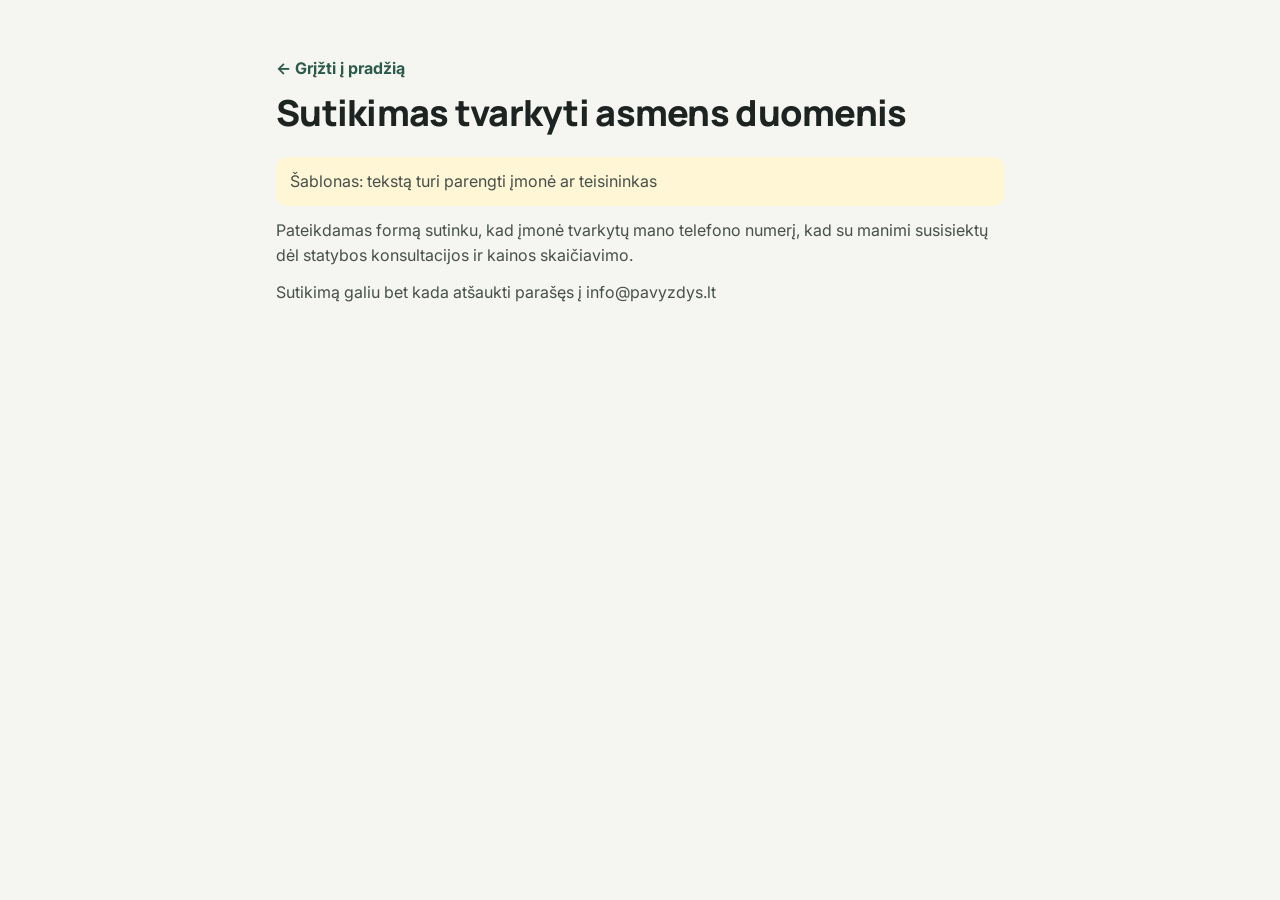
<file: consent.html>
<!doctype html>
<html lang="lt"><head><meta charset="utf-8"><meta name="viewport" content="width=device-width, initial-scale=1, viewport-fit=cover">
<title>Sutikimas tvarkyti asmens duomenis</title>
<link rel="stylesheet" href="https://fonts.googleapis.com/css2?family=Inter:wght@400;500;600;700&family=Manrope:wght@600;700;800&display=swap">
<link rel="stylesheet" href="style.css?v=3"></head>
<body style="padding-top:0">
<main class="wrap doc"><p><a href="index.html" style="color:var(--accent);font-weight:700">← Grįžti į pradžią</a></p><h1>Sutikimas tvarkyti asmens duomenis</h1>
<p style="background:#fff6d6;padding:12px 14px;border-radius:10px">Šablonas: tekstą turi parengti įmonė ar teisininkas</p>
<p>Pateikdamas formą sutinku, kad įmonė tvarkytų mano telefono numerį, kad su manimi susisiektų dėl statybos konsultacijos ir kainos skaičiavimo.</p><p>Sutikimą galiu bet kada atšaukti parašęs į info@pavyzdys.lt</p></main></body></html>
</file>
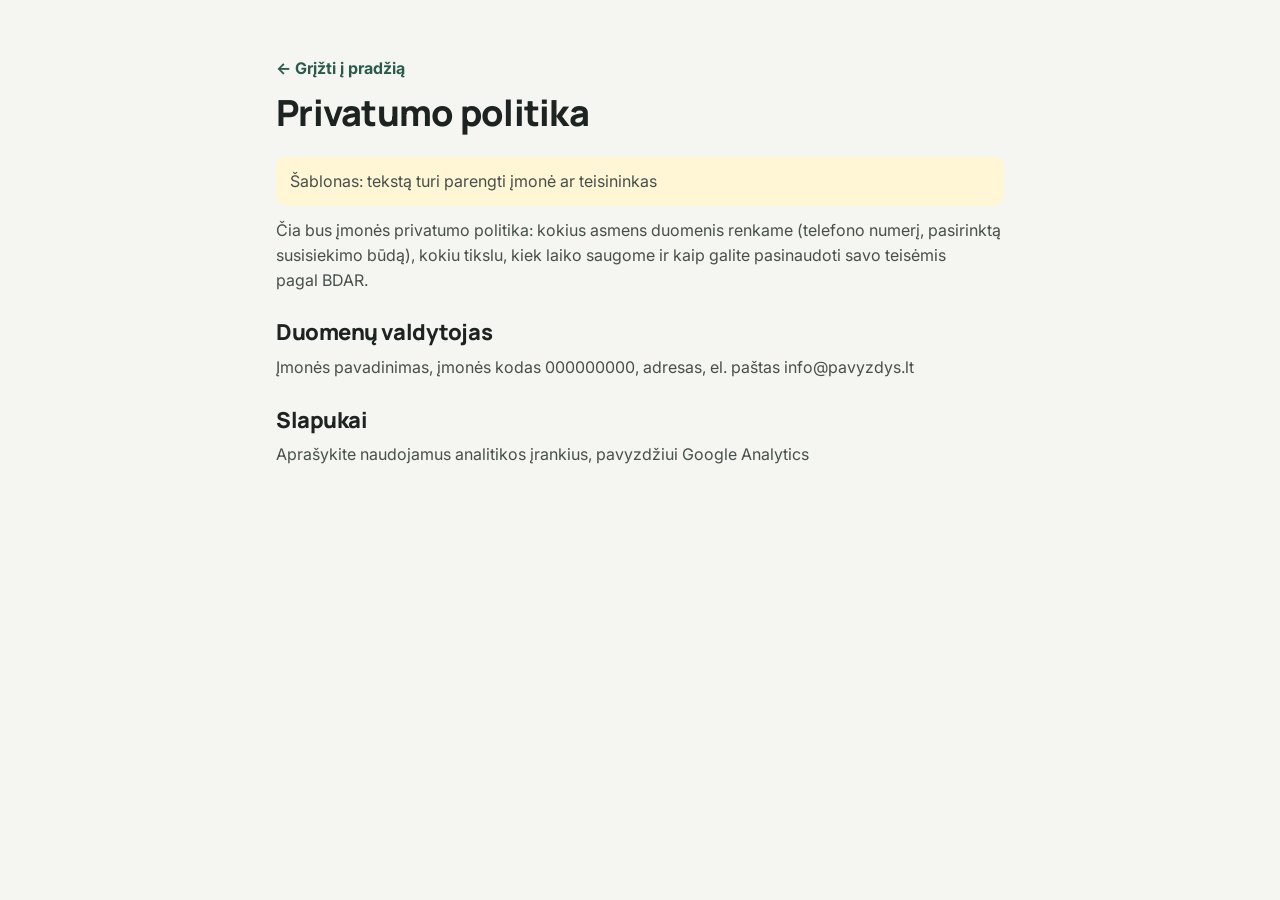
<file: policy.html>
<!doctype html>
<html lang="lt"><head><meta charset="utf-8"><meta name="viewport" content="width=device-width, initial-scale=1, viewport-fit=cover">
<title>Privatumo politika</title>
<link rel="stylesheet" href="https://fonts.googleapis.com/css2?family=Inter:wght@400;500;600;700&family=Manrope:wght@600;700;800&display=swap">
<link rel="stylesheet" href="style.css?v=3"></head>
<body style="padding-top:0">
<main class="wrap doc"><p><a href="index.html" style="color:var(--accent);font-weight:700">← Grįžti į pradžią</a></p><h1>Privatumo politika</h1>
<p style="background:#fff6d6;padding:12px 14px;border-radius:10px">Šablonas: tekstą turi parengti įmonė ar teisininkas</p>
<p>Čia bus įmonės privatumo politika: kokius asmens duomenis renkame (telefono numerį, pasirinktą susisiekimo būdą), kokiu tikslu, kiek laiko saugome ir kaip galite pasinaudoti savo teisėmis pagal BDAR.</p><h2>Duomenų valdytojas</h2><p>Įmonės pavadinimas, įmonės kodas 000000000, adresas, el. paštas info@pavyzdys.lt</p><h2>Slapukai</h2><p>Aprašykite naudojamus analitikos įrankius, pavyzdžiui Google Analytics</p></main></body></html>
</file>
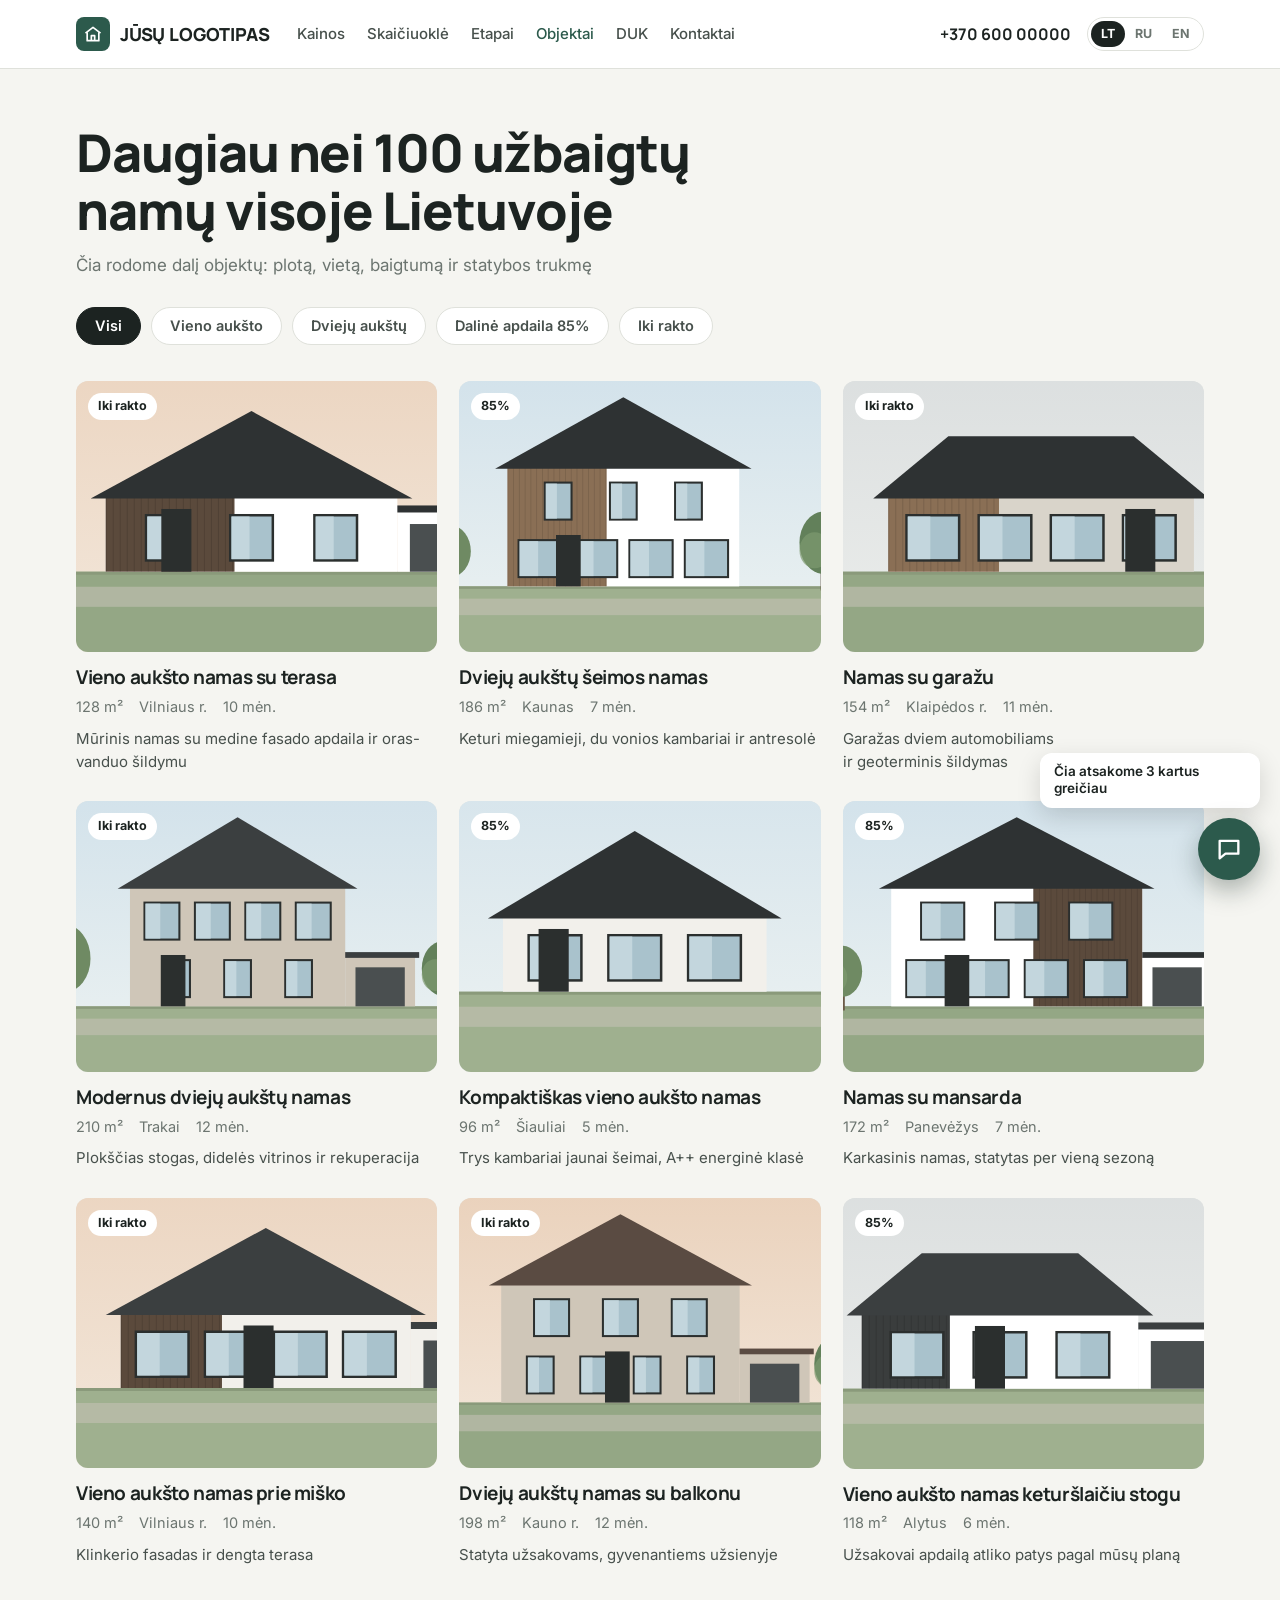
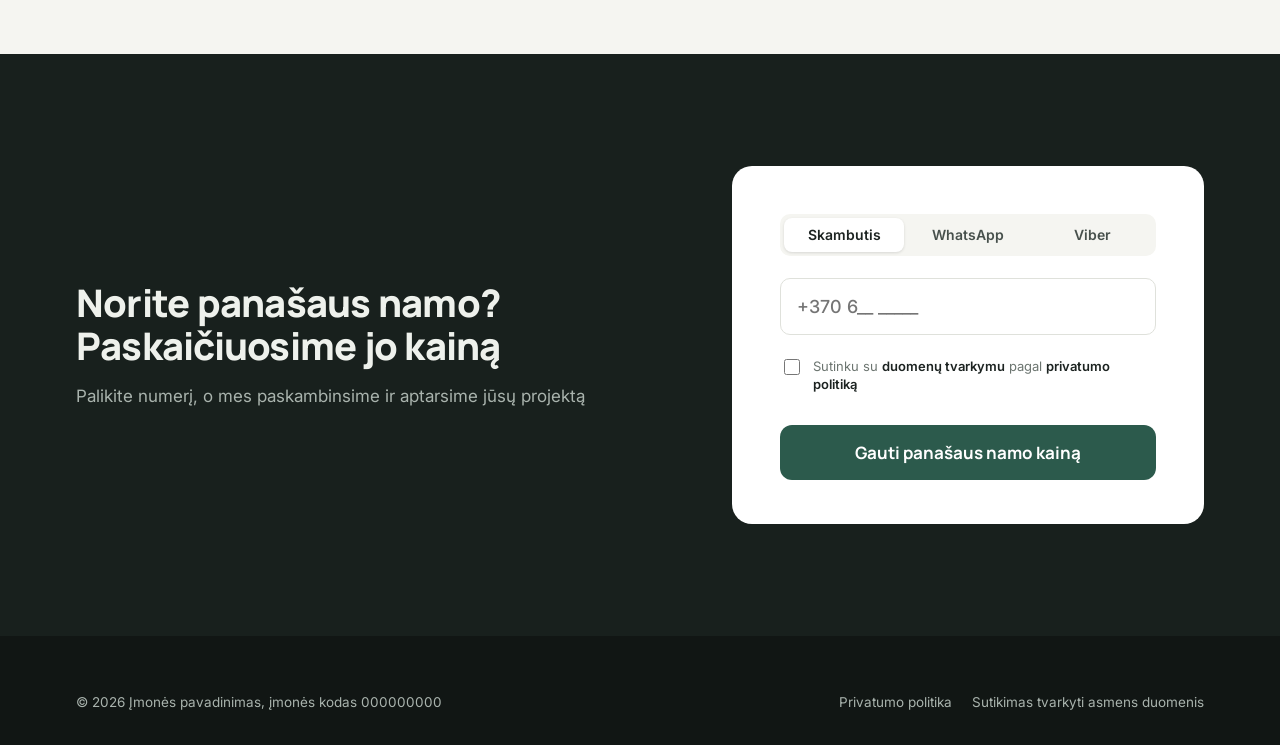
<file: projektai.html>
<!doctype html>
<html lang="lt">
<head>
<meta charset="utf-8">
<meta name="viewport" content="width=device-width, initial-scale=1, viewport-fit=cover">
<title>Užbaigti namai</title>
<link rel="preconnect" href="https://fonts.googleapis.com">
<link rel="preconnect" href="https://fonts.gstatic.com" crossorigin>
<link rel="stylesheet" href="https://fonts.googleapis.com/css2?family=Inter:wght@400;500;600;700&family=Manrope:wght@600;700;800&display=swap">
<link rel="stylesheet" href="style.css?v=3">
<!-- Objektų aprašai ir nuotraukos yra laikini: keiskite img/*.svg tikromis nuotraukomis ir tekstus tikrais duomenimis -->
</head>
<body>
<header class="nav">
  <div class="wrap">
    <a class="logo" href="index.html"><i><svg viewBox="0 0 24 24" fill="none" stroke="#fff" stroke-width="2" stroke-linejoin="round"><path d="M3 11 12 4l9 7"/><path d="M5 10v10h14V10"/><path d="M10 20v-6h4v6"/></svg></i><span data-i="logo">JŪSŲ LOGOTIPAS</span></a>
    <nav class="menu">
      <a href="index.html#kainos" data-i="m1">Kainos</a>
      <a href="index.html#skaiciuokle" data-i="m2">Skaičiuoklė</a>
      <a href="index.html#etapai" data-i="m3">Etapai</a>
      <a href="projektai.html" data-i="m4" style="color:var(--accent)">Objektai</a>
      <a href="index.html#duk" data-i="m5">DUK</a>
      <a href="#kontaktai" data-i="m6">Kontaktai</a>
    </nav>
    <div class="nav-right">
      <a class="phone" href="tel:+37060000000">+370 600 00000</a>
      <div class="langs" role="group" aria-label="Kalba"><button data-l="lt">LT</button><button data-l="ru">RU</button><button data-l="en">EN</button></div>
      <button class="burger" aria-label="Meniu" aria-expanded="false"><span></span><span></span><span></span></button>
    </div>
  </div>
  <div class="mobile-menu"><div class="wrap">
    <a href="index.html#kainos" data-i="m1">Kainos</a>
    <a href="index.html#skaiciuokle" data-i="m2">Skaičiuoklė</a>
    <a href="index.html#etapai" data-i="m3">Etapai</a>
    <a href="projektai.html" data-i="m4">Objektai</a>
    <a href="index.html#duk" data-i="m5">DUK</a>
    <a href="#kontaktai" data-i="m6">Kontaktai</a>
  </div></div>
</header>

<main>
  <section class="page-head" style="padding-bottom:36px">
    <div class="wrap">
      <h1 data-i="ph1">Daugiau nei 100 užbaigtų namų visoje Lietuvoje</h1>
      <p class="sub" data-i="ph2">Čia rodome dalį objektų: plotą, vietą, baigtumą ir statybos trukmę</p>
      <div class="chips" id="chips">
        <button class="on" data-f="all" data-i="c0">Visi</button>
        <button data-f="1" data-i="c1">Vieno aukšto</button>
        <button data-f="2" data-i="c2">Dviejų aukštų</button>
        <button data-f="85" data-i="c3">Dalinė apdaila 85%</button>
        <button data-f="100" data-i="c4">Iki rakto</button>
      </div>
    </div>
  </section>
  <div class="wrap">
    <div class="obj-grid" id="grid">
      <article class="obj" data-t="1 100"><figure><img src="img/namas-1.svg" alt=""><span class="badge" data-i="bk">Iki rakto</span></figure><h3 data-i="o1">Vieno aukšto namas su terasa</h3><div class="meta"><span>128 m²</span><span data-i="l1">Vilniaus r.</span><span data-i="d1">10 mėn.</span></div><p data-i="o1p">Mūrinis namas su medine fasado apdaila ir oras-vanduo šildymu</p></article>
      <article class="obj" data-t="2 85"><figure><img src="img/namas-6.svg" alt=""><span class="badge" data-i="b85">85%</span></figure><h3 data-i="o2">Dviejų aukštų šeimos namas</h3><div class="meta"><span>186 m²</span><span data-i="l2">Kaunas</span><span data-i="d2">7 mėn.</span></div><p data-i="o2p">Keturi miegamieji, du vonios kambariai ir antresolė</p></article>
      <article class="obj" data-t="1 100"><figure><img src="img/namas-2.svg" alt=""><span class="badge" data-i="bk">Iki rakto</span></figure><h3 data-i="o3">Namas su garažu</h3><div class="meta"><span>154 m²</span><span data-i="l3">Klaipėdos r.</span><span data-i="d3">11 mėn.</span></div><p data-i="o3p">Garažas dviem automobiliams ir geoterminis šildymas</p></article>
      <article class="obj" data-t="2 100"><figure><img src="img/namas-7.svg" alt=""><span class="badge" data-i="bk">Iki rakto</span></figure><h3 data-i="o4">Modernus dviejų aukštų namas</h3><div class="meta"><span>210 m²</span><span data-i="l4">Trakai</span><span data-i="d4">12 mėn.</span></div><p data-i="o4p">Plokščias stogas, didelės vitrinos ir rekuperacija</p></article>
      <article class="obj" data-t="1 85"><figure><img src="img/namas-4.svg" alt=""><span class="badge" data-i="b85">85%</span></figure><h3 data-i="o5">Kompaktiškas vieno aukšto namas</h3><div class="meta"><span>96 m²</span><span data-i="l5">Šiauliai</span><span data-i="d5">5 mėn.</span></div><p data-i="o5p">Trys kambariai jaunai šeimai, A++ energinė klasė</p></article>
      <article class="obj" data-t="2 85"><figure><img src="img/namas-8.svg" alt=""><span class="badge" data-i="b85">85%</span></figure><h3 data-i="o6">Namas su mansarda</h3><div class="meta"><span>172 m²</span><span data-i="l6">Panevėžys</span><span data-i="d6">7 mėn.</span></div><p data-i="o6p">Karkasinis namas, statytas per vieną sezoną</p></article>
      <article class="obj" data-t="1 100"><figure><img src="img/namas-5.svg" alt=""><span class="badge" data-i="bk">Iki rakto</span></figure><h3 data-i="o7">Vieno aukšto namas prie miško</h3><div class="meta"><span>140 m²</span><span data-i="l7">Vilniaus r.</span><span data-i="d7">10 mėn.</span></div><p data-i="o7p">Klinkerio fasadas ir dengta terasa</p></article>
      <article class="obj" data-t="2 100"><figure><img src="img/namas-10.svg" alt=""><span class="badge" data-i="bk">Iki rakto</span></figure><h3 data-i="o8">Dviejų aukštų namas su balkonu</h3><div class="meta"><span>198 m²</span><span data-i="l8">Kauno r.</span><span data-i="d8">12 mėn.</span></div><p data-i="o8p">Statyta užsakovams, gyvenantiems užsienyje</p></article>
      <article class="obj" data-t="1 85"><figure><img src="img/namas-9.svg" alt=""><span class="badge" data-i="b85">85%</span></figure><h3 data-i="o9">Vieno aukšto namas keturšlaičiu stogu</h3><div class="meta"><span>118 m²</span><span data-i="l9">Alytus</span><span data-i="d9">6 mėn.</span></div><p data-i="o9p">Užsakovai apdailą atliko patys pagal mūsų planą</p></article>
    </div>
  </div>

  <section class="final" id="kontaktai">
    <div class="wrap final-grid">
      <div>
        <h2 data-i="pfn1">Norite panašaus namo? Paskaičiuosime jo kainą</h2>
        <p class="sub" data-i="pfn2">Palikite numerį, o mes paskambinsime ir aptarsime jūsų projektą</p>
      </div>
      <form class="form-box lead-form" novalidate>
        <div class="form-body">
          <div class="channels" role="group"><button type="button" class="on" data-i="ch1">Skambutis</button><button type="button">WhatsApp</button><button type="button">Viber</button></div>
          <input id="tel-proj" class="field" type="tel" inputmode="tel" placeholder="+370 6__ _____" aria-label="Telefonas">
          <div class="consent"><input id="c-proj" type="checkbox"><label for="c-proj" data-i="cons">Sutinku su <a href="consent.html">duomenų tvarkymu</a> pagal <a href="policy.html">privatumo politiką</a></label></div>
          <p class="err" data-i="err">Įveskite telefono numerį ir pažymėkite sutikimą</p>
          <button class="btn" type="submit"><span data-i="pbtn">Gauti panašaus namo kainą</span></button>
        </div>
        <div class="form-ok"><b data-i="ok1">Ačiū, užklausa gauta</b><p data-i="ok2">Paskambinsime per 15 minučių darbo metu</p></div>
      </form>
    </div>
  </section>
</main>

<footer>
  <div class="wrap">
    <div class="foot-bottom" style="margin-top:0;border-top:0;padding-top:0">
      <span data-i="ft7">© 2026 Įmonės pavadinimas, įmonės kodas 000000000</span>
      <nav><a href="policy.html" data-i="ft8">Privatumo politika</a><a href="consent.html" data-i="ft9">Sutikimas tvarkyti asmens duomenis</a></nav>
    </div>
  </div>
</footer>

<div class="fab">
  <div class="fab-list">
    <a href="#"><i style="background:#25d366"></i>WhatsApp</a>
    <a href="#"><i style="background:#7360f2"></i>Viber</a>
    <a href="#"><i style="background:#229ed9"></i>Telegram</a>
    <a href="tel:+37060000000"><i style="background:var(--accent)"></i><span data-i="fabcall">Paskambinti</span></a>
  </div>
  <div class="fab-tip" data-i="fabtip">Čia atsakome 3 kartus greičiau</div>
  <button class="fab-btn" aria-label="Susisiekti" aria-expanded="false"><svg viewBox="0 0 24 24"><path d="M4 5h16v11H9l-5 4z" stroke-linejoin="round"/></svg></button>
</div>

<script>
window.TITLES={lt:'Užbaigti namai',ru:'Сданные дома',en:'Completed Houses'};
window.I18N={
ru:{logo:'ВАШ ЛОГОТИП',m1:'Цены',m2:'Калькулятор',m3:'Этапы',m4:'Объекты',m5:'FAQ',m6:'Контакты',
ph1:'Более 100 сданных домов по всей Литве',ph2:'Здесь показана часть объектов: площадь, место, готовность и срок строительства',
c0:'Все',c1:'Одноэтажные',c2:'Двухэтажные',c3:'Частичная отделка 85%',c4:'Под ключ',bk:'Под ключ',b85:'85%',
o1:'Одноэтажный дом с террасой',o1p:'Каменный дом с деревянной отделкой фасада и тепловым насосом воздух-вода',l1:'Вильнюсский р-н',d1:'10 мес.',
o2:'Двухэтажный семейный дом',o2p:'Четыре спальни, две ванные и антресоль',l2:'Каунас',d2:'7 мес.',
o3:'Дом с гаражом',o3p:'Гараж на два автомобиля и геотермальное отопление',l3:'Клайпедский р-н',d3:'11 мес.',
o4:'Современный двухэтажный дом',o4p:'Плоская крыша, панорамные окна и рекуперация',l4:'Тракай',d4:'12 мес.',
o5:'Компактный одноэтажный дом',o5p:'Три комнаты для молодой семьи, класс A++',l5:'Шяуляй',d5:'5 мес.',
o6:'Дом с мансардой',o6p:'Каркасный дом, построенный за один сезон',l6:'Паневежис',d6:'7 мес.',
o7:'Одноэтажный дом у леса',o7p:'Клинкерный фасад и крытая терраса',l7:'Вильнюсский р-н',d7:'10 мес.',
o8:'Двухэтажный дом с балконом',o8p:'Построен для заказчиков, живущих за границей',l8:'Каунасский р-н',d8:'12 мес.',
o9:'Одноэтажный дом с вальмовой крышей',o9p:'Отделку заказчики сделали сами по нашему плану',l9:'Алитус',d9:'6 мес.',
pfn1:'Хотите похожий дом? Рассчитаем его стоимость',pfn2:'Оставьте номер, и мы позвоним, чтобы обсудить ваш проект',ch1:'Звонок',
cons:'Согласен на <a href="consent.html">обработку данных</a> по <a href="policy.html">политике конфиденциальности</a>',err:'Введите номер телефона и отметьте согласие',pbtn:'Узнать цену похожего дома',ok1:'Спасибо, заявка получена',ok2:'Позвоним в течение 15 минут в рабочее время',
ft7:'© 2026 Название компании, код 000000000',ft8:'Политика конфиденциальности',ft9:'Согласие на обработку персональных данных',fabcall:'Позвонить',fabtip:'Здесь отвечаем в 3 раза быстрее'},
en:{logo:'YOUR LOGO',m1:'Prices',m2:'Calculator',m3:'Process',m4:'Projects',m5:'FAQ',m6:'Contacts',
ph1:'Over 100 completed houses across Lithuania',ph2:'A selection of projects with size, location, completion level and build time',
c0:'All',c1:'Single-storey',c2:'Two-storey',c3:'Partial finish 85%',c4:'Turnkey',bk:'Turnkey',b85:'85%',
o1:'Single-storey house with terrace',o1p:'Masonry house with timber facade and an air-to-water heat pump',l1:'Vilnius district',d1:'10 mo.',
o2:'Two-storey family house',o2p:'Four bedrooms, two bathrooms and a mezzanine',l2:'Kaunas',d2:'7 mo.',
o3:'House with garage',o3p:'Double garage and geothermal heating',l3:'Klaipėda district',d3:'11 mo.',
o4:'Modern two-storey house',o4p:'Flat roof, large glazing and heat recovery ventilation',l4:'Trakai',d4:'12 mo.',
o5:'Compact single-storey house',o5p:'Three rooms for a young family, A++ energy class',l5:'Šiauliai',d5:'5 mo.',
o6:'House with attic floor',o6p:'Timber-frame house built in one season',l6:'Panevėžys',d6:'7 mo.',
o7:'Single-storey house by the forest',o7p:'Clinker facade and a covered terrace',l7:'Vilnius district',d7:'10 mo.',
o8:'Two-storey house with balcony',o8p:'Built for clients living abroad',l8:'Kaunas district',d8:'12 mo.',
o9:'Single-storey house with hip roof',o9p:'The clients did the finishing themselves following our plan',l9:'Alytus',d9:'6 mo.',
pfn1:'Want a similar house? We will price it for you',pfn2:'Leave your number and we will call to discuss your project',ch1:'Call',
cons:'I agree to <a href="consent.html">data processing</a> under the <a href="policy.html">privacy policy</a>',err:'Enter your phone number and tick the consent box',pbtn:'Price a similar house',ok1:'Thank you, request received',ok2:'We will call you within 15 minutes during working hours',
ft7:'© 2026 Company name, company code 000000000',ft8:'Privacy policy',ft9:'Consent to personal data processing',fabcall:'Call us',fabtip:'We reply 3 times faster here'}
};
</script>
<script src="main.js?v=3"></script>
<script>
document.getElementById('chips').addEventListener('click',function(e){
  var b=e.target.closest('button');if(!b)return;
  this.querySelectorAll('button').forEach(function(x){x.classList.toggle('on',x===b);});
  var f=b.dataset.f;
  document.querySelectorAll('.obj').forEach(function(o){o.hidden=!(f==='all'||o.dataset.t.split(' ').indexOf(f)>-1);});
});
</script>
</body>
</html>
</file>
<file: style.css>
/* Individualių namų statyba. Sąmoningai viena šviesi tema: tikros svetainės pagrindas.
   Spalvos: rašalas, kalkių pilka, pušies žalia, ochros lipdukas. */
:root{
  --ink:#1c2321; --ink-2:#47504c; --muted:#6c7570;
  --bg:#f5f5f1; --surface:#ffffff; --line:#dfe1db;
  --accent:#2c5a4c; --accent-2:#23493d; --sticker:#e3c14a;
  --dark:#18201d; --dark-2:#232d29; --on-dark:#eef1ec; --on-dark-mute:#a9b3ad;
  --f-head:"Manrope",system-ui,-apple-system,"Segoe UI",sans-serif;
  --f-body:"Inter",system-ui,-apple-system,"Segoe UI",sans-serif;
  --r:12px; --nav-h:68px;
  color-scheme:light;
}
*{box-sizing:border-box}
html{scroll-behavior:smooth}
body{margin:0;background:var(--bg);color:var(--ink);font:16px/1.55 var(--f-body);padding-top:calc(var(--nav-h) + env(safe-area-inset-top,0px))}
a{color:inherit;text-decoration:none}
img{max-width:100%;display:block}
h1,h2,h3{font-family:var(--f-head);margin:0;letter-spacing:-.02em;text-wrap:balance;line-height:1.12}
p{margin:0;text-wrap:pretty}
h1{font-size:clamp(30px,4.4vw,52px);font-weight:800}
h2{font-size:clamp(26px,3.2vw,38px);font-weight:800}
h3{font-size:19px;font-weight:700;line-height:1.25}
.lead{font-size:19px;color:var(--ink-2);max-width:560px}
.sub{font-size:17px;color:var(--muted);margin-top:12px;max-width:620px}
.wrap{max-width:1160px;margin:0 auto;padding-left:max(16px,env(safe-area-inset-left,0px));padding-right:max(16px,env(safe-area-inset-right,0px))}
section{padding-block:88px}
section.tight{padding-block:64px}
.center{text-align:center}
.center .sub{margin-left:auto;margin-right:auto}
:focus-visible{outline:3px solid var(--sticker);outline-offset:2px}

/* ---------- кнопки ---------- */
.btn{position:relative;display:inline-flex;align-items:center;justify-content:center;gap:8px;white-space:nowrap;
  background:var(--accent);color:#fff;font:700 17px/1 var(--f-head);padding:19px 28px;border:0;border-radius:var(--r);cursor:pointer;transition:background .15s,transform .15s}
.btn:hover{background:var(--accent-2)}
.btn:active{transform:translateY(1px)}
.btn.ghost{background:transparent;color:var(--ink);box-shadow:inset 0 0 0 2px var(--ink)}
.btn.ghost:hover{background:var(--ink);color:#fff}
.btn.light{background:var(--sticker);color:var(--ink)}
.btn.light:hover{background:#d6b33a}
.btn-badge{position:absolute;top:-13px;right:-8px;background:var(--sticker);color:var(--ink);font:800 11.5px/1 var(--f-body);
  padding:6px 10px;border-radius:999px;transform:rotate(4deg);box-shadow:0 4px 10px rgba(0,0,0,.15);white-space:nowrap}
.btn.light .btn-badge{background:#fff}
.cta-row{margin-top:36px}

/* ---------- меню ---------- */
body::before{content:"";position:fixed;inset:0 0 auto;height:env(safe-area-inset-top,0px);z-index:60;background:var(--surface)}
.nav{position:fixed;top:env(safe-area-inset-top,0px);left:0;right:0;z-index:50;background:rgba(255,255,255,.96);backdrop-filter:blur(8px);border-bottom:1px solid var(--line);border-radius:0}
.nav > .wrap{height:var(--nav-h);display:flex;align-items:center;gap:28px}
.logo{display:flex;align-items:center;gap:10px;font:800 18px/1 var(--f-head);letter-spacing:-.01em}
.logo i{width:34px;height:34px;border-radius:8px;background:var(--accent);display:grid;place-items:center}
.logo i svg{width:20px;height:20px}
.menu{display:flex;gap:22px;font-weight:500;font-size:15px;color:var(--ink-2)}
.menu a:hover{color:var(--accent)}
.nav-right{margin-left:auto;display:flex;align-items:center;gap:16px}
.phone{font:700 16px/1 var(--f-head);white-space:nowrap}
.langs{display:flex;border:1px solid var(--line);border-radius:999px;padding:3px}
.langs button{border:0;background:none;font:700 12.5px/1 var(--f-body);padding:7px 10px;border-radius:999px;cursor:pointer;color:var(--muted)}
.langs button.on{background:var(--ink);color:#fff}
.burger{display:none;width:44px;height:44px;border:0;background:none;cursor:pointer;padding:10px}
.burger span{display:block;height:2px;background:var(--ink);margin:5px 0;border-radius:0}
.mobile-menu{max-height:0;overflow:hidden;transition:max-height .3s;background:var(--surface);border-radius:0}
.mobile-menu.open{max-height:420px;border-bottom:1px solid var(--line)}
.mobile-menu .wrap{display:flex;flex-direction:column;padding-block:8px 18px}
.mobile-menu a{padding:12px 0;font-weight:600;border-bottom:1px solid var(--line);border-radius:0}

/* ---------- hero ---------- */
.hero{padding-block:56px 72px}
.hero-grid{display:grid;grid-template-columns:1.15fr .85fr;grid-template-areas:"text form" "anchors form";gap:28px 56px;align-items:start}
.hero-text{grid-area:text;display:flex;flex-direction:column;gap:20px}
.hero-anchors{grid-area:anchors;display:grid;grid-template-columns:repeat(4,1fr);gap:0;border-top:1px solid var(--line);padding-top:22px;border-radius:0}
.anchor b{display:block;font:800 26px/1 var(--f-head);margin-bottom:6px}
.anchor span{font-size:13.5px;color:var(--muted);line-height:1.35;display:block;padding-right:10px}
.hero-photo{border-radius:var(--r);overflow:hidden;aspect-ratio:16/8;background:#e3e5e0}
.hero-photo img{width:100%;height:100%;object-fit:cover}
.form-box{grid-area:form;background:var(--surface);border:1px solid var(--line);border-radius:16px;padding:30px;box-shadow:0 20px 50px -30px rgba(20,35,30,.35);display:flex;flex-direction:column;gap:16px}
.form-box h3{font-size:22px}
.form-box .muted{color:var(--muted);font-size:15px;margin-top:-6px}
.channels{display:grid;grid-template-columns:repeat(3,1fr);background:var(--bg);border-radius:10px;padding:4px;gap:4px}
.channels button{border:0;background:none;padding:10px 4px;font:600 14px/1 var(--f-body);border-radius:8px;cursor:pointer;color:var(--ink-2)}
.channels button.on{background:var(--surface);color:var(--ink);box-shadow:0 1px 3px rgba(0,0,0,.12)}
.field{width:100%;font:500 18px/1 var(--f-body);padding:17px 16px;border:1.5px solid var(--line);border-radius:10px;background:var(--surface);color:var(--ink)}
.field:focus{border-color:var(--accent);outline:none}
.consent{display:flex;gap:10px;align-items:flex-start;font-size:13px;line-height:1.4;color:var(--muted)}
.consent input{margin-top:2px;width:16px;height:16px;accent-color:var(--accent);flex:none}
.consent a{color:var(--ink);font-weight:600}
.form-box .btn{width:100%;margin-top:6px}
.form-ok{display:none;text-align:center;padding:24px 8px}
.form-ok b{display:block;font:800 22px/1.2 var(--f-head);margin-bottom:8px}
.form-body{display:flex;flex-direction:column;gap:16px}
.sent .form-body{display:none}
.sent .form-ok{display:block}
.err{color:#b23b2a;font-size:13px;display:none}
.show-err .err{display:block}

/* ---------- галерея ---------- */
.head-row{display:flex;justify-content:space-between;align-items:flex-end;gap:24px;margin-bottom:36px}
.slider-nav{display:flex;gap:10px;flex:none}
.slider-nav button{width:52px;height:52px;border-radius:50%;border:1.5px solid var(--ink);background:none;cursor:pointer;font-size:20px}
.slider-nav button:hover{background:var(--ink);color:#fff}
.track{display:grid;grid-auto-flow:column;grid-auto-columns:calc((100% - 24px)/2.15);gap:24px;overflow-x:auto;scroll-snap-type:x mandatory;scrollbar-width:none;padding-bottom:4px}
.track::-webkit-scrollbar{display:none}
.slide{scroll-snap-align:start}
.slide figure{margin:0;border-radius:var(--r);overflow:hidden;aspect-ratio:3/2;background:#e3e5e0}
.slide figure img{width:100%;height:100%;object-fit:cover}
.slide figcaption{display:flex;justify-content:space-between;gap:12px;padding-top:14px;font-size:15px}
.slide figcaption b{font-family:var(--f-head)}
.slide figcaption span{color:var(--muted)}
.link-more{display:inline-flex;gap:8px;font:700 16px/1 var(--f-head);color:var(--accent);margin-top:28px}
.link-more:hover{gap:12px}

/* ---------- тарифы ---------- */
.prices{background:var(--surface)}
.plans{display:grid;grid-template-columns:repeat(3,1fr);gap:20px;margin-top:44px}
.plan{border:1.5px solid var(--line);border-radius:16px;padding:28px;display:flex;flex-direction:column;gap:16px;position:relative;background:var(--surface)}
.plan.pop{border-color:var(--accent);box-shadow:0 18px 40px -28px rgba(44,90,76,.6)}
.plan .tag{position:absolute;top:-12px;left:24px;background:var(--accent);color:#fff;font:700 12px/1 var(--f-body);padding:7px 11px;border-radius:999px}
.plan .pct{font:700 13px/1 var(--f-body);color:var(--accent);text-transform:uppercase;letter-spacing:.06em}
.plan .price{font:800 34px/1 var(--f-head);letter-spacing:-.02em}
.plan .price small{font-size:16px;font-weight:600;color:var(--muted)}
.plan .vat{font-size:13px;color:var(--muted);margin-top:-10px}
.plan ul{list-style:none;padding:0;margin:0;display:flex;flex-direction:column;gap:9px;font-size:15px;color:var(--ink-2);flex:1}
.plan li{padding-left:24px;position:relative}
.plan li::before{content:"";position:absolute;left:2px;top:7px;width:12px;height:7px;border-left:2px solid var(--accent);border-bottom:2px solid var(--accent);transform:rotate(-45deg);border-radius:0}
.plan .btn{width:100%}
.note{font-size:14px;color:var(--muted);margin-top:22px}

/* ---------- квиз ---------- */
.quiz{background:var(--dark);color:var(--on-dark)}
.quiz .sub{color:var(--on-dark-mute)}
.quiz-box{max-width:820px;margin:40px auto 0;background:var(--dark-2);border-radius:18px;padding:36px;text-align:left}
.progress{display:flex;gap:8px;margin-bottom:26px}
.progress i{flex:1;height:4px;background:rgba(255,255,255,.15);border-radius:0}
.progress i.on{background:var(--sticker)}
.q-step{display:none}
.q-step.on{display:block}
.q-step h3{font-size:22px;margin-bottom:20px}
.q-count{font-size:13px;color:var(--on-dark-mute);margin-bottom:8px;letter-spacing:.04em;text-transform:uppercase}
.opts{display:grid;grid-template-columns:repeat(2,1fr);gap:12px}
.opt{position:relative}
.opt input{position:absolute;opacity:0}
.opt label{display:flex;flex-direction:column;gap:4px;padding:18px;border:1.5px solid rgba(255,255,255,.16);border-radius:12px;cursor:pointer;height:100%}
.opt label b{font:700 16px/1.25 var(--f-head)}
.opt label span{font-size:13.5px;color:var(--on-dark-mute)}
.opt input:checked+label{border-color:var(--sticker);background:rgba(227,193,74,.08)}
.opt input:focus-visible+label{outline:3px solid var(--sticker)}
.area{margin-bottom:26px}
.area-val{font:800 40px/1 var(--f-head);margin-bottom:14px}
.area-val small{font-size:18px;color:var(--on-dark-mute)}
input[type=range]{width:100%;accent-color:var(--sticker)}
.range-legend{display:flex;justify-content:space-between;font-size:13px;color:var(--on-dark-mute);margin-top:6px}
.q-label{font:700 15px/1 var(--f-head);margin-bottom:12px;display:block}
.opts.three{grid-template-columns:repeat(3,1fr)}
.q-nav{display:flex;justify-content:space-between;align-items:center;margin-top:28px;gap:16px}
.q-back{background:none;border:0;color:var(--on-dark-mute);font:600 15px/1 var(--f-body);cursor:pointer;padding:10px 0}
.q-back[hidden]{display:none}
.quiz .channels{background:rgba(255,255,255,.08)}
.quiz .channels button{color:var(--on-dark-mute)}
.quiz .channels button.on{background:var(--on-dark);color:var(--ink)}
.quiz .field{background:#fff}
.quiz .consent{color:var(--on-dark-mute);margin-top:14px}
.quiz .consent a{color:var(--on-dark)}
.quiz .consent input{accent-color:var(--sticker)}
.q-final{display:flex;flex-direction:column;gap:14px;max-width:460px}
.q-hint{font-size:14px;color:var(--on-dark-mute)}
.q-done{display:none;text-align:center;padding:30px 0}
.q-done b{display:block;font:800 26px/1.2 var(--f-head);margin-bottom:10px}
.q-done p{color:var(--on-dark-mute)}
.quiz-box.done .q-done{display:block}
.quiz-box.done .q-body{display:none}

/* ---------- этапы ---------- */
.steps{display:grid;grid-template-columns:repeat(3,1fr);gap:0;margin-top:48px;border-top:1px solid var(--line);border-radius:0}
.step{padding:28px 28px 30px 0;border-bottom:1px solid var(--line);border-radius:0;display:flex;gap:18px}
.step .n{font:800 15px/1 var(--f-head);color:var(--accent);background:#e6ede9;width:38px;height:38px;border-radius:50%;display:grid;place-items:center;flex:none}
.step h3{margin-bottom:6px}
.step p{color:var(--muted);font-size:15px}
.step.last{grid-column:1/-1;background:var(--accent);color:#fff;border-radius:16px;padding:30px 32px;margin-top:24px;border-bottom:0;align-items:center}
.step.last h3{font-size:24px}
.step.last p{color:#cfe0d9}
.step.last .n{background:var(--sticker);color:var(--ink);width:48px;height:48px;font-size:18px}

/* ---------- гарантии (sticky) ---------- */
.trust{background:var(--surface)}
.trust-grid{display:grid;grid-template-columns:.9fr 1.1fr;gap:64px;align-items:start}
.trust-side{position:sticky;top:calc(var(--nav-h) + 32px);display:flex;flex-direction:column;gap:24px}
.trust-side figure{margin:0;border-radius:var(--r);overflow:hidden;aspect-ratio:4/3;background:#e3e5e0}
.trust-side figure img{width:100%;height:100%;object-fit:cover}
.facts{display:flex;flex-direction:column}
.fact{display:grid;grid-template-columns:64px 1fr;gap:20px;padding:28px 0;border-bottom:1px solid var(--line);border-radius:0}
.fact:first-child{padding-top:0}
.fact .ic{width:56px;height:56px;border-radius:14px;background:#e6ede9;display:grid;place-items:center}
.fact .ic svg{width:28px;height:28px;stroke:var(--accent);fill:none;stroke-width:1.8;stroke-linecap:round;stroke-linejoin:round}
.fact h3{margin-bottom:6px}
.fact p{color:var(--muted)}

/* ---------- объём работ (зигзаг) ---------- */
.scope-list{display:flex;flex-direction:column;gap:56px;margin-top:52px}
.scope-item{display:grid;grid-template-columns:1fr 1fr;gap:56px;align-items:center}
.scope-item:nth-child(even) figure{order:2}
.scope-item figure{margin:0;border-radius:var(--r);overflow:hidden;aspect-ratio:3/2;background:#e3e5e0}
.scope-item figure img{width:100%;height:100%;object-fit:cover}
.scope-item .k{font:800 15px/1 var(--f-head);color:var(--accent);margin-bottom:14px;display:block}
.scope-item h3{font-size:26px;margin-bottom:12px}
.scope-item p{color:var(--ink-2);font-size:17px;max-width:440px}

/* ---------- отзывы ---------- */
.reviews{background:var(--bg)}
.big-quote{font:800 clamp(26px,3.4vw,42px)/1.15 var(--f-head);letter-spacing:-.02em;max-width:900px;text-wrap:balance}
.big-quote-by{margin-top:18px;color:var(--muted)}
.rev-grid{display:grid;grid-template-columns:repeat(3,1fr);gap:20px;margin-top:48px}
.rev{background:var(--surface);border-radius:16px;padding:26px;display:flex;flex-direction:column;gap:16px}
.rev q{font:600 17px/1.45 var(--f-head);quotes:"„" "“"}
.rev .who{display:flex;gap:12px;align-items:center;margin-top:auto}
.rev .ava{width:44px;height:44px;border-radius:50%;background:#dfe6e2;display:grid;place-items:center;font:800 16px/1 var(--f-head);color:var(--accent)}
.rev .who b{display:block;font-size:15px}
.rev .who span{font-size:13.5px;color:var(--muted)}

/* ---------- сравнение ---------- */
.compare{display:grid;grid-template-columns:1fr 1fr;gap:20px;margin-top:44px}
.col{border-radius:16px;padding:32px}
.col.them{background:var(--surface);border:1.5px solid var(--line)}
.col.us{background:var(--accent);color:#fff}
.col h3{font-size:21px;margin-bottom:20px}
.col ul{list-style:none;margin:0;padding:0;display:flex;flex-direction:column;gap:14px}
.col li{padding-left:32px;position:relative;font-size:16px}
.col.them li{color:var(--ink-2)}
.col.them li::before,.col.them li::after{content:"";position:absolute;left:4px;top:11px;width:14px;height:2px;background:#b9a59a;transform:rotate(45deg);border-radius:0}
.col.them li::after{transform:rotate(-45deg)}
.col.us li::before{content:"";position:absolute;left:3px;top:6px;width:14px;height:8px;border-left:2.5px solid var(--sticker);border-bottom:2.5px solid var(--sticker);transform:rotate(-45deg);border-radius:0}

/* ---------- FAQ ---------- */
.faq{background:var(--surface)}
.faq-list{max-width:860px;margin:44px auto 0;text-align:left}
.faq details{border-bottom:1px solid var(--line);border-radius:0}
.faq summary{list-style:none;cursor:pointer;padding:22px 44px 22px 0;font:700 18px/1.35 var(--f-head);position:relative}
.faq summary::-webkit-details-marker{display:none}
.faq summary::after{content:"+";position:absolute;right:6px;top:18px;font:400 28px/1 var(--f-body);color:var(--accent);transition:transform .2s}
.faq details[open] summary::after{transform:rotate(45deg)}
.faq details p{padding:0 44px 22px 0;color:var(--ink-2)}

/* ---------- финал ---------- */
.final{background:var(--dark);color:var(--on-dark)}
.final{padding-block:112px}
.final-grid{display:grid;grid-template-columns:minmax(0,1.1fr) minmax(0,.9fr);gap:80px;align-items:center}
.final-text{display:flex;flex-direction:column;gap:0;min-width:0}
.final-text h2{font-size:clamp(28px,3.6vw,44px);max-width:620px}
.final .sub{color:var(--on-dark-mute);margin-top:16px}
.final-points{list-style:none;margin:36px 0 0;padding:28px 0 0;border-top:1px solid rgba(255,255,255,.12);border-radius:0;display:grid;grid-template-columns:repeat(3,1fr);gap:24px}
.final-points b{display:block;font:800 22px/1.15 var(--f-head);color:#fff;margin-bottom:6px;white-space:nowrap}
.final-points span{font-size:14px;color:var(--on-dark-mute);line-height:1.4;display:block}
.final .form-box{grid-area:auto;box-shadow:none;border:0;color:var(--ink);padding:48px 48px 44px;border-radius:20px}
.final .form-body{gap:22px}
.final .form-box h3{font-size:26px;margin-bottom:6px}
.final .form-box .btn{margin-top:10px}

/* ---------- подвал ---------- */
footer{background:#111614;color:var(--on-dark-mute);padding-block:56px 32px;font-size:15px;border-radius:0}
.foot-grid{display:grid;grid-template-columns:1.1fr 1fr 1.2fr;gap:40px}
footer .logo{color:#fff}
footer h4{color:#fff;font:700 15px/1 var(--f-head);margin:0 0 16px}
footer ul{list-style:none;margin:0;padding:0;display:flex;flex-direction:column;gap:10px}
footer a:hover{color:#fff}
.map{border-radius:var(--r);aspect-ratio:16/10;border:1px solid rgba(255,255,255,.12);background:#1f2824 repeating-linear-gradient(0deg,transparent 0 38px,rgba(255,255,255,.04) 38px 40px),repeating-linear-gradient(90deg,transparent 0 38px,rgba(255,255,255,.04) 38px 40px);display:grid;place-items:center;text-align:center;padding:16px;position:relative}
.map .pin{width:26px;height:26px;border-radius:50% 50% 50% 0;background:var(--sticker);transform:rotate(-45deg);margin:0 auto 12px}
.map small{display:block;font-size:13px}
.foot-bottom{display:flex;justify-content:space-between;flex-wrap:wrap;gap:16px;margin-top:44px;padding-top:24px;border-top:1px solid rgba(255,255,255,.1);font-size:13.5px;border-radius:0}
.foot-bottom nav{display:flex;gap:20px;flex-wrap:wrap}

/* ---------- виджет связи ---------- */
.fab{position:fixed;right:calc(20px + env(safe-area-inset-right,0px));bottom:calc(20px + env(safe-area-inset-bottom,0px));z-index:70;display:flex;flex-direction:column;align-items:flex-end;gap:10px}
.fab-btn{width:62px;height:62px;border-radius:50%;background:var(--accent);border:0;cursor:pointer;box-shadow:0 10px 26px rgba(20,40,34,.35);display:grid;place-items:center;position:relative}
.fab-btn svg{width:28px;height:28px;stroke:#fff;fill:none;stroke-width:2}
.fab-tip{background:var(--surface);color:var(--ink);font:600 13.5px/1.3 var(--f-body);padding:10px 14px;border-radius:12px;box-shadow:0 8px 24px rgba(0,0,0,.14);max-width:220px}
.fab-list{display:none;flex-direction:column;gap:8px}
.fab.open .fab-list{display:flex}
.fab.open .fab-tip{display:none}
.fab-list a{display:flex;align-items:center;gap:10px;background:var(--surface);padding:11px 16px;border-radius:999px;font:600 14.5px/1 var(--f-body);box-shadow:0 8px 24px rgba(0,0,0,.14)}
.fab-list a i{width:10px;height:10px;border-radius:50%}

/* ---------- objektų puslapis ---------- */
.page-head{padding-block:56px 32px}
.chips{display:flex;flex-wrap:wrap;gap:10px;margin-top:28px}
.chips button{border:1.5px solid var(--line);background:var(--surface);padding:11px 18px;border-radius:999px;font:600 14.5px/1 var(--f-body);cursor:pointer;color:var(--ink-2)}
.chips button.on{background:var(--ink);border-color:var(--ink);color:#fff}
.obj-grid{display:grid;grid-template-columns:repeat(3,1fr);gap:28px 22px;padding-bottom:88px}
.obj figure{margin:0;border-radius:var(--r);overflow:hidden;aspect-ratio:4/3;background:#e3e5e0;position:relative}
.obj figure img{width:100%;height:100%;object-fit:cover;transition:transform .4s}
.obj:hover figure img{transform:scale(1.03)}
.obj .badge{position:absolute;left:12px;top:12px;background:var(--surface);font:700 12.5px/1 var(--f-body);padding:7px 10px;border-radius:999px}
.obj h3{margin-top:14px}
.obj .meta{display:flex;flex-wrap:wrap;gap:6px 16px;color:var(--muted);font-size:14.5px;margin-top:6px}
.obj p{color:var(--ink-2);font-size:15px;margin-top:8px}
.obj[hidden]{display:none}
.doc{max-width:760px;padding-block:56px 88px}
.doc h1{font-size:36px;margin-bottom:24px}
.doc h2{font-size:22px;margin:28px 0 10px}
.doc p{color:var(--ink-2);margin-bottom:12px}

@media (prefers-reduced-motion:reduce){*{transition:none!important;scroll-behavior:auto!important}}

/* ---------- планшет ---------- */
@media (max-width:1020px){
  .menu{display:none}
  .burger{display:block}
  .phone{display:none}
  .hero-grid{grid-template-columns:1fr;grid-template-areas:"text" "form" "anchors"}
  .hero-anchors{grid-template-columns:repeat(2,1fr);gap:20px}
  .plans,.rev-grid,.obj-grid{grid-template-columns:1fr 1fr}
  .steps{grid-template-columns:1fr 1fr}
  .trust-grid,.final-grid{grid-template-columns:1fr;gap:36px}
  .final-points{grid-template-columns:repeat(3,auto);justify-content:start;gap:20px 36px}
  .trust-side{position:static}
  .foot-grid{grid-template-columns:1fr 1fr}
  .foot-grid > :last-child{grid-column:1/-1}
}
/* ---------- телефон ---------- */
@media (max-width:640px){
  :root{--nav-h:60px}
  section{padding-block:60px}
  .hero{padding-block:28px 52px}
  h1{font-size:28px}
  h2{font-size:25px}
  .lead{font-size:16px}
  .sub{font-size:15.5px}
  .btn{font-size:16px;padding:17px 18px}
  .nav > .wrap{gap:12px}
  .nav .logo span{display:none}
  .map{aspect-ratio:auto;min-height:180px}
  .foot-grid{gap:32px}
  .hero-photo{display:none}
  .form-box{padding:22px}
  .anchor b{font-size:22px}
  .head-row{flex-direction:column;align-items:flex-start}
  .slider-nav{display:none}
  .track{grid-auto-columns:86%}
  .plans,.rev-grid,.compare,.steps,.obj-grid,.foot-grid{grid-template-columns:1fr}
  .step{padding-right:0}
  .step.last{padding:24px}
  .quiz-box{padding:22px}
  .opts,.opts.three{grid-template-columns:repeat(2,1fr)}
  .opt label{padding:14px}
  .scope-item{grid-template-columns:1fr;gap:20px}
  .scope-item:nth-child(even) figure{order:0}
  .scope-list{gap:40px}
  .fact{grid-template-columns:48px 1fr;gap:16px}
  .fact .ic{width:46px;height:46px}
  .col{padding:24px}
  .consent{font-size:12px}
  .fab-tip{display:none}
  .final-points{grid-template-columns:1fr 1fr;margin-top:28px;padding-top:22px}
  .final-points li:last-child{grid-column:1/-1}
  .final-points b{font-size:20px}
  .final{padding-block:64px}
  .final .form-box{padding:28px 22px 26px}
  .final .form-body{gap:18px}
  .final .form-box h3{font-size:22px}
  .langs button{padding:7px 8px}
}
</file>
